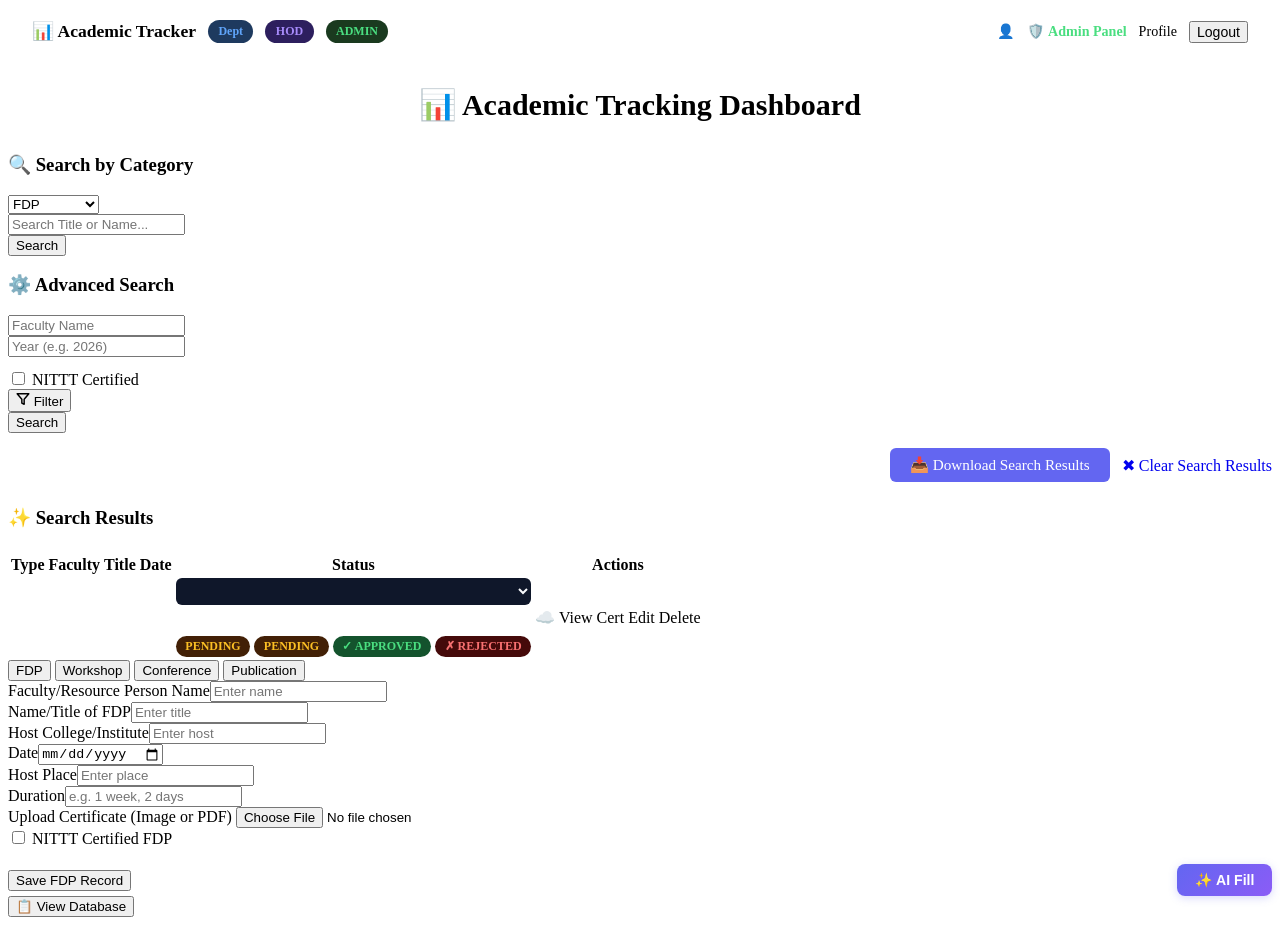
<file: src/main/resources/templates/index.html>
<!DOCTYPE html>
<html xmlns:th="http://www.thymeleaf.org"
      xmlns:sec="http://www.thymeleaf.org/extras/spring-security">

<head>
    <title th:text="${currentDepartment} + ' - Academic Tracking Dashboard'">Academic Tracking Dashboard</title>
    <link rel="stylesheet" th:href="@{/css/styles.css}">
    <style>
        .nav-bar {
            display: flex;
            align-items: center;
            justify-content: space-between;
            padding: 0.75rem 1.5rem;
            background: var(--card-bg);
            border-bottom: 1px solid var(--border);
            margin-bottom: 2rem;
            border-radius: 12px;
        }
        .nav-user { display: flex; align-items: center; gap: 0.75rem; }
        .nav-actions { display: flex; align-items: center; gap: 0.75rem; }
        .badge-dept { background: #1e3a5f; color: #60a5fa; padding: 0.25rem 0.65rem; border-radius: 99px; font-size: 0.75rem; font-weight: 600; }
        .badge-hod { background: #2d1f5e; color: #a78bfa; padding: 0.25rem 0.65rem; border-radius: 99px; font-size: 0.75rem; font-weight: 600; }
        .badge-pending { background: #422006; color: #fbbf24; padding: 0.2rem 0.6rem; border-radius: 99px; font-size: 0.75rem; font-weight: 600; display: inline-flex; align-items: center; gap: 0.25rem; white-space: nowrap; }
        .badge-approved { background: #14532d; color: #4ade80; padding: 0.2rem 0.6rem; border-radius: 99px; font-size: 0.75rem; font-weight: 600; display: inline-flex; align-items: center; gap: 0.25rem; white-space: nowrap; }
        .badge-rejected { background: #450a0a; color: #f87171; padding: 0.2rem 0.6rem; border-radius: 99px; font-size: 0.75rem; font-weight: 600; display: inline-flex; align-items: center; gap: 0.25rem; white-space: nowrap; }
        .status-form { display: flex; flex-direction: column; align-items: stretch; gap: 0.4rem; min-width: 110px; }
        .status-select { font-size: 0.85rem; padding: 0.3rem 0.6rem; border-radius: 6px; background: #0f172a; color: #f8fafc; border: 1px solid var(--border); width: 100%; font-weight: 600; cursor: pointer; }
        .btn-status { font-size: 0.82rem; padding: 0.3rem 0.75rem; border-radius: 6px; background: var(--primary); color: #fff; border: none; cursor: pointer; transition: background 0.2s; width: 100%; }
        /* AI Fill Button */
        .ai-fill-wrapper { display: flex; justify-content: flex-end; margin-top: 0.75rem; }
        .btn-ai-fill { display: inline-flex; align-items: center; gap: 0.4rem; padding: 0.5rem 1.1rem; background: linear-gradient(135deg, #6366f1, #8b5cf6); color: #fff; border: none; border-radius: 8px; font-size: 0.88rem; font-weight: 600; cursor: pointer; box-shadow: 0 2px 8px rgba(99,102,241,0.25); transition: transform 0.15s, box-shadow 0.15s; }
        .btn-ai-fill:hover { transform: translateY(-1px); box-shadow: 0 4px 14px rgba(99,102,241,0.35); }
        /* AI Modal */
        .ai-modal-overlay { display: none; position: fixed; inset: 0; background: rgba(0,0,0,0.6); z-index: 1000; align-items: center; justify-content: center; }
        .ai-modal-overlay.open { display: flex; }
        .ai-modal { background: var(--card-bg); border: 1px solid var(--border); border-radius: 14px; padding: 2rem; width: 100%; max-width: 420px; }
        .ai-modal h3 { margin-top: 0; color: var(--text-main); }
        .ai-modal-footer { display: flex; justify-content: flex-end; gap: 0.75rem; margin-top: 1.25rem; }
        .btn-ai-upload { background: var(--primary); color: #fff; border: none; padding: 0.55rem 1.25rem; border-radius: 8px; font-weight: 600; cursor: pointer; display: flex; align-items: center; gap: 0.4rem; }
        .btn-ai-cancel { background: transparent; color: var(--text-muted); border: 1px solid var(--border); padding: 0.55rem 1.25rem; border-radius: 8px; cursor: pointer; }
        .ai-spinner { display: none; text-align: center; color: var(--text-muted); margin-top: 0.75rem; }
    </style>
</head>

<body>
    <div class="container">

        <!-- ─── Nav Bar ────────────────────────────────────────────────────── -->
        <div class="nav-bar">
            <div class="nav-user">
                <span style="font-size: 1.1rem; font-weight: 600; color: var(--text-main);">📊 Academic Tracker</span>
                <span th:if="${!isAdmin}" class="badge-dept" th:text="${currentDepartment}">Dept</span>
                <span class="badge-hod" th:if="${isHod}">HOD</span>
                <span th:if="${isAdmin}" style="background:#1a3a1f; color:#4ade80; padding:0.25rem 0.65rem; border-radius:99px; font-size:0.75rem; font-weight:600;">
                    <a href="/profile" style="color: inherit; text-decoration: none;">ADMIN</a>
                </span>
            </div>
            <div class="nav-actions">
                <span style="color: var(--text-muted); font-size: 0.88rem;">👤 <span th:text="${currentUsername}"></span></span>
                <a th:if="${isAdmin}" href="/admin" style="color: #4ade80; font-size: 0.88rem; text-decoration: none; font-weight: 600;">🛡️ Admin Panel</a>
                <a href="/profile" style="color: var(--primary); font-size: 0.88rem; text-decoration: none; font-weight: 500;">Profile</a>
                <form th:action="@{/logout}" method="post" style="margin: 0;">
                    <button type="submit" class="btn-clear" style="font-size: 0.88rem;">Logout</button>
                </form>
            </div>
        </div>

        <h2 style="font-size: 1.875rem; margin-bottom: 2rem; display: flex; align-items: center; justify-content: center; gap: 0.75rem;">
            <span th:text="${currentDepartment + ' Academic Tracking Dashboard'}">📊 Academic Tracking Dashboard</span>
        </h2>

        <!-- ─── Search ──────────────────────────────────────────────────────── -->
        <div class="search-box">
            <div class="search-method">
                <h3>🔍 Search by Category</h3>
                <form th:action="@{/}" method="get" class="search-form-group">
                    <input type="hidden" name="searchType" value="method1">
                    <div style="flex: 0.5;">
                        <select name="typeFilter" required>
                            <option value="FDP">FDP</option>
                            <option value="Workshop">Workshop</option>
                            <option value="Conference">Conference</option>
                            <option value="Publication">Publication</option>
                        </select>
                    </div>
                    <div><input type="text" name="keyword" placeholder="Search Title or Name..."></div>
                    <button type="submit">Search</button>
                </form>
            </div>
            <div class="search-method">
                <h3>⚙️ Advanced Search</h3>
                <form th:action="@{/}" method="get" id="advSearchForm">
                    <input type="hidden" name="searchType" value="method2">
                    <div id="advTypesHidden"></div>
                    <div class="search-form-group" style="margin-bottom: 0.75rem;">
                        <div th:if="${isHod}"><input type="text" name="advFaculty" placeholder="Faculty Name"></div>
                        <div><input type="text" name="advYear" placeholder="Year (e.g. 2026)"></div>
                    </div>
                    <div class="adv-bottom-row">
                        <div class="checkbox-container">
                            <input type="checkbox" id="advNittt" name="advNittt" value="true">
                            <label for="advNittt">NITTT Certified</label>
                        </div>
                        <div class="filter-wrapper" style="position:relative;">
                            <button type="button" id="filterBtn" class="btn-filter" onclick="toggleFilter()">
                                <svg xmlns="http://www.w3.org/2000/svg" width="14" height="14" viewBox="0 0 24 24" fill="none" stroke="currentColor" stroke-width="2.5" stroke-linecap="round" stroke-linejoin="round">
                                    <polygon points="22 3 2 3 10 12.46 10 19 14 21 14 12.46 22 3" />
                                </svg> Filter <span id="filterBadge" class="filter-badge" style="display:none;">0</span>
                            </button>
                            <div id="filterPanel" class="filter-panel" style="display:none;">
                                <div class="filter-panel-header">
                                    <span>Category</span>
                                    <button type="button" class="btn-filter-clear" onclick="clearFilter()">Clear</button>
                                </div>
                                <div class="filter-options">
                                    <label class="filter-option"><input type="checkbox" class="filter-cb" value="FDP" checked> FDP</label>
                                    <label class="filter-option"><input type="checkbox" class="filter-cb" value="Workshop" checked> Workshop</label>
                                    <label class="filter-option"><input type="checkbox" class="filter-cb" value="Conference" checked> Conference</label>
                                    <label class="filter-option"><input type="checkbox" class="filter-cb" value="Publication" checked> Publication</label>
                                </div>
                                <button type="button" class="btn-filter-apply" onclick="applyFilter()">Apply</button>
                            </div>
                        </div>
                        <button type="submit">Search</button>
                    </div>
                </form>
            </div>

            <div th:if="${isSearch}" style="width: 100%; display: flex; align-items: center; gap: 0.75rem; justify-content: flex-end; margin-top: 15px; margin-bottom: 25px;">
                <a th:href="@{/download/search/word(searchType=${searchType}, typeFilter=${typeFilter}, keyword=${keyword}, advFaculty=${advFaculty}, advYear=${advYear}, advNittt=${advNittt}, advTypes=${advTypes})}"
                    style="background-color: #6366f1; color: #ffffff; padding: 0.5rem 1.25rem; border-radius: 6px; text-decoration: none; font-weight: 500; font-size: 0.95rem; display: inline-flex; align-items: center; gap: 0.5rem; border: none; cursor: pointer; transition: opacity 0.2s;"
                    onmouseover="this.style.opacity='0.9'" onmouseout="this.style.opacity='1'">
                    📥 Download Search Results
                </a>
                <a href="/" class="btn-clear" style="text-decoration: none; display: inline-flex; align-items: center;">✖ Clear Search Results</a>
            </div>
        </div>

        <!-- ─── Search Results ─────────────────────────────────────────────── -->
        <div th:if="${isSearch}" class="card">
            <h3 style="margin-top: 0; color: var(--text-main); margin-bottom: 1.5rem;">✨ Search Results
                <span class="badge badge-gray" th:text="'(' + ${searchResults.size()} + ' records)'" style="font-size:0.8rem;"></span>
            </h3>
            <div class="table-container">
                <table>
                    <thead><tr>
                        <th>Type</th><th>Faculty</th><th>Title</th><th>Date</th><th>Status</th><th>Actions</th>
                    </tr></thead>
                    <tbody>
                        <tr th:each="act : ${searchResults}">
                            <td><span class="badge badge-gray" th:text="${act.activityType}"></span></td>
                            <td th:text="${act.facultyName}" style="font-weight: 500; color: var(--text-main);"></td>
                            <td th:text="${act.title}"></td>
                            <td th:text="${act.date}"></td>
                            <td>
                                <div th:if="${isHod}">
                                    <form th:action="@{/updateStatus/{id}(id=${act.id})}" method="post" class="status-form">
                                        <select name="status" class="status-select">
                                            <option th:each="s : ${approvalStatuses}" th:value="${s}" th:text="${s}" th:selected="${act.status == s}"></option>
                                        </select>
                                        <button type="submit" class="btn-status">✓</button>
                                    </form>
                                </div>
                                <div th:unless="${isHod}">
                                    <span th:if="${act.status == null}" class="badge-pending">PENDING</span>
                                    <span th:if="${act.status != null and act.status.name() == 'PENDING'}" class="badge-pending">PENDING</span>
                                    <span th:if="${act.status != null and act.status.name() == 'APPROVED'}" class="badge-approved">✓ APPROVED</span>
                                    <span th:if="${act.status != null and act.status.name() == 'REJECTED'}" class="badge-rejected">✗ REJECTED</span>
                                </div>
                            </td>
                            <td class="action-links">
                                <a th:if="${act.certificateUrl != null and !act.certificateUrl.isEmpty()}" th:href="${act.certificateUrl}" target="_blank" class="view-cert-link">☁️ View Cert</a>
                                <a class="edit-link" th:href="@{/edit/{id}(id=${act.id})}">Edit</a>
                                <a class="delete-link" th:href="@{/delete/{id}(id=${act.id})}" onclick="return confirm('Delete this record?');">Delete</a>
                            </td>
                        </tr>
                    </tbody>
                </table>
            </div>
        </div>

        <!-- ─── Tabs ──────────────────────────────────────────────────────── -->
        <div th:unless="${isSearch}" class="card">
            <div class="tab">
                <button class="tablinks" onclick="openTab(event, 'FDP')" id="defaultOpen">FDP</button>
                <button class="tablinks" onclick="openTab(event, 'Workshop')">Workshop</button>
                <button class="tablinks" onclick="openTab(event, 'Conference')">Conference</button>
                <button class="tablinks" onclick="openTab(event, 'Publication')">Publication</button>
            </div>

            <!-- ── FDP Tab ──────────────────────────────────────────────── -->
            <div id="FDP" class="tabcontent">
                <div class="form-header">
                    <form th:action="@{/save}" th:object="${newActivity}" method="post" enctype="multipart/form-data" id="fdpForm">
                        <input type="hidden" name="activityType" value="FDP">
                        <div class="form-grid">
                            <div th:if="${isHod}" class="form-group"><label>Faculty/Resource Person Name</label><input type="text" name="facultyName" id="fdp_facultyName" placeholder="Enter name"></div>
                            <div class="form-group"><label>Name/Title of FDP</label><input type="text" name="title" id="fdp_title" placeholder="Enter title" required></div>
                            <div class="form-group"><label>Host College/Institute</label><input type="text" name="hostInstitute" id="fdp_hostInstitute" placeholder="Enter host" required></div>
                            <div class="form-group"><label>Date</label><input type="date" name="date" id="fdp_date" required></div>
                            <div class="form-group"><label>Host Place</label><input type="text" name="location" id="fdp_location" placeholder="Enter place" required></div>
                            <div class="form-group"><label>Duration</label><input type="text" name="duration" id="fdp_duration" placeholder="e.g. 1 week, 2 days" required></div>
                            <div class="form-group" style="grid-column: 1 / -1;">
                                <label>Upload Certificate (Image or PDF)</label>
                                <input type="file" name="certificateFile" class="file-input" accept="image/*,application/pdf">
                            </div>
                        </div>
                        <div class="checkbox-container" style="margin-bottom: 1rem;">
                            <input type="checkbox" id="nitttCheckFdp" name="nitttCertified" value="true">
                            <label for="nitttCheckFdp">NITTT Certified FDP</label>
                        </div>
                        <div style="display: flex; justify-content: space-between; align-items: center; flex-wrap: wrap; gap: 0.75rem;">
                            <button type="submit" class="btn-success">Save FDP Record</button>
                            <button type="button" class="btn-ai-fill" onclick="openAiModal('fdp')">✨ AI Fill</button>
                        </div>
                    </form>
                </div>
                <div class="db-toggle-bar">
                    <button type="button" class="btn-db-toggle" onclick="toggleTable('fdpTableSection', this)">📋 View Database</button>
                </div>
                <div id="fdpTableSection" class="db-section" style="display:none;">
                    <div class="table-container">
                        <table>
                            <thead><tr>
                                <th>Faculty</th><th>FDP Title</th><th>Host</th><th>Date</th><th>Place</th><th>Duration</th><th>NITTT</th><th>Status</th><th>Actions</th>
                            </tr></thead>
                            <tbody>
                                <tr th:each="act : ${fdpList}">
                                    <td th:text="${act.facultyName}" style="font-weight: 500; color: var(--text-main);"></td>
                                    <td th:text="${act.title}"></td>
                                    <td th:text="${act.hostInstitute}"></td>
                                    <td th:text="${act.date}"></td>
                                    <td th:text="${act.location}"></td>
                                    <td th:text="${act.duration}"></td>
                                    <td><span th:text="${act.nitttCertified ? '✓ Yes' : '-'}" th:class="${act.nitttCertified ? 'text-success' : 'text-muted'}"></span></td>
                                    <td>
                                        <div th:if="${isHod}">
                                            <form th:action="@{/updateStatus/{id}(id=${act.id})}" method="post" class="status-form">
                                                <select name="status" class="status-select">
                                                    <option th:each="s : ${approvalStatuses}" th:value="${s}" th:text="${s}" th:selected="${act.status == s}"></option>
                                                </select>
                                                <button type="submit" class="btn-status">✓</button>
                                            </form>
                                        </div>
                                        <div th:unless="${isHod}">
                                            <span th:if="${act.status == null}" class="badge-pending">PENDING</span>
                                            <span th:if="${act.status != null and act.status.name() == 'PENDING'}" class="badge-pending">PENDING</span>
                                            <span th:if="${act.status != null and act.status.name() == 'APPROVED'}" class="badge-approved">✓ APPROVED</span>
                                            <span th:if="${act.status != null and act.status.name() == 'REJECTED'}" class="badge-rejected">✗ REJECTED</span>
                                        </div>
                                    </td>
                                    <td class="action-links">
                                        <a th:if="${act.certificateUrl != null and !act.certificateUrl.isEmpty()}" th:href="${act.certificateUrl}" target="_blank" class="view-cert-link">☁️ View Cert</a>
                                        <a class="edit-link" th:href="@{/edit/{id}(id=${act.id})}">Edit</a>
                                        <a class="delete-link" th:href="@{/delete/{id}(id=${act.id})}" onclick="return confirm('Delete this record?');">Delete</a>
                                    </td>
                                </tr>
                            </tbody>
                        </table>
                    </div>
                    <div class="db-download-bar"><a th:href="@{/download/word(type='FDP')}" class="btn-download">⬇ Download as Word</a></div>
                </div>
            </div>

            <!-- ── Workshop Tab ─────────────────────────────────────────── -->
            <div id="Workshop" class="tabcontent">
                <div class="form-header">
                    <form th:action="@{/save}" th:object="${newActivity}" method="post" enctype="multipart/form-data" id="workshopForm">
                        <input type="hidden" name="activityType" value="Workshop">
                        <div class="form-grid">
                            <div th:if="${isHod}" class="form-group"><label>Faculty Name</label><input type="text" name="facultyName" id="ws_facultyName" placeholder="Enter faculty name"></div>
                            <div class="form-group"><label>Workshop Title</label><input type="text" name="title" id="ws_title" placeholder="Enter workshop title" required></div>
                            <div class="form-group"><label>Date</label><input type="date" name="date" id="ws_date" required></div>
                            <div class="form-group"><label>Location/Venue</label><input type="text" name="location" id="ws_location" placeholder="Enter venue" required></div>
                            <div class="form-group"><label>Host Institute</label><input type="text" name="hostInstitute" id="ws_hostInstitute" placeholder="Enter host institute" required></div>
                            <div class="form-group" style="grid-column: 1 / -1;">
                                <label>Upload Certificate (Image or PDF)</label>
                                <input type="file" name="certificateFile" class="file-input" accept="image/*,application/pdf">
                            </div>
                        </div>
                        <div style="display: flex; justify-content: space-between; align-items: center; flex-wrap: wrap; gap: 0.75rem; margin-top: 1rem;">
                            <button type="submit" class="btn-success">Save Workshop Record</button>
                            <button type="button" class="btn-ai-fill" onclick="openAiModal('ws')">✨ AI Fill</button>
                        </div>
                    </form>
                </div>
                <div class="db-toggle-bar">
                    <button type="button" class="btn-db-toggle" onclick="toggleTable('workshopTableSection', this)">📋 View Database</button>
                </div>
                <div id="workshopTableSection" class="db-section" style="display:none;">
                    <div class="table-container">
                        <table>
                            <thead><tr>
                                <th>Faculty Name</th><th>Title</th><th>Date</th><th>Venue</th><th>Host</th><th>Status</th><th>Actions</th>
                            </tr></thead>
                            <tbody>
                                <tr th:each="act : ${workshopList}">
                                    <td th:text="${act.facultyName}" style="font-weight: 500; color: var(--text-main);"></td>
                                    <td th:text="${act.title}"></td>
                                    <td th:text="${act.date}"></td>
                                    <td th:text="${act.location}"></td>
                                    <td th:text="${act.hostInstitute}"></td>
                                    <td>
                                        <div th:if="${isHod}">
                                            <form th:action="@{/updateStatus/{id}(id=${act.id})}" method="post" class="status-form">
                                                <select name="status" class="status-select">
                                                    <option th:each="s : ${approvalStatuses}" th:value="${s}" th:text="${s}" th:selected="${act.status == s}"></option>
                                                </select>
                                                <button type="submit" class="btn-status">✓</button>
                                            </form>
                                        </div>
                                        <div th:unless="${isHod}">
                                            <span th:if="${act.status == null}" class="badge-pending">PENDING</span>
                                            <span th:if="${act.status != null and act.status.name() == 'PENDING'}" class="badge-pending">PENDING</span>
                                            <span th:if="${act.status != null and act.status.name() == 'APPROVED'}" class="badge-approved">✓ APPROVED</span>
                                            <span th:if="${act.status != null and act.status.name() == 'REJECTED'}" class="badge-rejected">✗ REJECTED</span>
                                        </div>
                                    </td>
                                    <td class="action-links">
                                        <a th:if="${act.certificateUrl != null and !act.certificateUrl.isEmpty()}" th:href="${act.certificateUrl}" target="_blank" class="view-cert-link">☁️ View Cert</a>
                                        <a class="edit-link" th:href="@{/edit/{id}(id=${act.id})}">Edit</a>
                                        <a class="delete-link" th:href="@{/delete/{id}(id=${act.id})}" onclick="return confirm('Delete this record?');">Delete</a>
                                    </td>
                                </tr>
                            </tbody>
                        </table>
                    </div>
                    <div class="db-download-bar"><a th:href="@{/download/word(type='Workshop')}" class="btn-download">⬇ Download as Word</a></div>
                </div>
            </div>

            <!-- ── Conference Tab ───────────────────────────────────────── -->
            <div id="Conference" class="tabcontent">
                <div class="form-header">
                    <form th:action="@{/save}" th:object="${newActivity}" method="post" enctype="multipart/form-data" id="confForm">
                        <input type="hidden" name="activityType" value="Conference">
                        <div class="form-grid">
                            <div th:if="${isHod}" class="form-group"><label>Faculty Name</label><input type="text" name="facultyName" id="conf_facultyName" placeholder="Enter faculty name"></div>
                            <div class="form-group"><label>Conference Title</label><input type="text" name="title" id="conf_title" placeholder="Enter title" required></div>

                            <div class="form-group"><label>Date</label><input type="date" name="date" id="conf_date" required></div>
                            <div class="form-group"><label>Duration</label><input type="text" name="duration" id="conf_duration" placeholder="e.g. 2 days" required></div>
                            <div class="form-group"><label>Host Institute</label><input type="text" name="hostInstitute" id="conf_hostInstitute" placeholder="Enter host" required></div>
                            <div class="form-group"><label>Location</label><input type="text" name="location" id="conf_location" placeholder="Enter location" required></div>
                            <div class="form-group" style="grid-column: 1 / -1;">
                                <label>Upload Certificate (Image or PDF)</label>
                                <input type="file" name="certificateFile" class="file-input" accept="image/*,application/pdf">
                            </div>
                        </div>
                        <div style="display: flex; justify-content: space-between; align-items: center; flex-wrap: wrap; gap: 0.75rem; margin-top: 1rem;">
                            <button type="submit" class="btn-success">Save Conference Record</button>
                            <button type="button" class="btn-ai-fill" onclick="openAiModal('conf')">✨ AI Fill</button>
                        </div>
                    </form>
                </div>
                <div class="db-toggle-bar">
                    <button type="button" class="btn-db-toggle" onclick="toggleTable('conferenceTableSection', this)">📋 View Database</button>
                </div>
                <div id="conferenceTableSection" class="db-section" style="display:none;">
                    <div class="table-container">
                        <table>
                            <thead><tr>
                                <th>Conference Title</th><th>Faculty</th><th>Date</th><th>Duration</th><th>Host</th><th>Location</th><th>Status</th><th>Actions</th>
                            </tr></thead>
                            <tbody>
                                <tr th:each="act : ${conferenceList}">
                                    <td th:text="${act.title}"></td>
                                    <td th:text="${act.facultyName}" style="font-weight: 500; color: var(--text-main);"></td>
                                    <td th:text="${act.date}"></td>
                                    <td th:text="${act.duration}"></td>
                                    <td th:text="${act.hostInstitute}"></td>
                                    <td th:text="${act.location}"></td>
                                    <td>
                                        <div th:if="${isHod}">
                                            <form th:action="@{/updateStatus/{id}(id=${act.id})}" method="post" class="status-form">
                                                <select name="status" class="status-select">
                                                    <option th:each="s : ${approvalStatuses}" th:value="${s}" th:text="${s}" th:selected="${act.status == s}"></option>
                                                </select>
                                                <button type="submit" class="btn-status">✓</button>
                                            </form>
                                        </div>
                                        <div th:unless="${isHod}">
                                            <span th:if="${act.status == null}" class="badge-pending">PENDING</span>
                                            <span th:if="${act.status != null and act.status.name() == 'PENDING'}" class="badge-pending">PENDING</span>
                                            <span th:if="${act.status != null and act.status.name() == 'APPROVED'}" class="badge-approved">✓ APPROVED</span>
                                            <span th:if="${act.status != null and act.status.name() == 'REJECTED'}" class="badge-rejected">✗ REJECTED</span>
                                        </div>
                                    </td>
                                    <td class="action-links">
                                        <a th:if="${act.certificateUrl != null and !act.certificateUrl.isEmpty()}" th:href="${act.certificateUrl}" target="_blank" class="view-cert-link">☁️ View Cert</a>
                                        <a class="edit-link" th:href="@{/edit/{id}(id=${act.id})}">Edit</a>
                                        <a class="delete-link" th:href="@{/delete/{id}(id=${act.id})}" onclick="return confirm('Delete this record?');">Delete</a>
                                    </td>
                                </tr>
                            </tbody>
                        </table>
                    </div>
                    <div class="db-download-bar"><a th:href="@{/download/word(type='Conference')}" class="btn-download">⬇ Download as Word</a></div>
                </div>
            </div>

            <!-- ── Publication Tab ──────────────────────────────────────── -->
            <div id="Publication" class="tabcontent">
                <div class="form-header">
                    <form th:action="@{/save}" th:object="${newActivity}" method="post">
                        <input type="hidden" name="activityType" value="Publication">
                        <div class="form-grid">
                            <div th:if="${isHod}" class="form-group"><label>Faculty Name</label><input type="text" name="facultyName" id="pub_facultyName" placeholder="Enter faculty name"></div>
                            <div class="form-group"><label>Paper Title</label><input type="text" name="title" id="pub_title" placeholder="Enter paper title" required></div>

                            <div class="form-group"><label>Journal Name</label><input type="text" name="journalName" id="pub_journalName" placeholder="Enter journal name" required></div>
                            <div class="form-group"><label>Date</label><input type="date" name="date" id="pub_date" required></div>
                            <div class="form-group">
                                <label>Journal Type</label>
                                <select name="journalType" id="pub_journalType" required>
                                    <option value="" disabled selected>Select Journal Type...</option>
                                    <option value="SC">SC</option>
                                    <option value="Book Chapter">Book Chapter</option>
                                    <option value="UGC">UGC</option>
                                    <option value="Other">Other</option>
                                </select>
                            </div>
                            <div class="form-group">
                                <label>Level</label>
                                <select name="publicationLevel" id="pub_publicationLevel" required>
                                    <option value="" disabled selected>Select Level...</option>
                                    <option value="National">National</option>
                                    <option value="International">International</option>
                                </select>
                            </div>
                        </div>
                        <div style="display: flex; justify-content: space-between; align-items: center; flex-wrap: wrap; gap: 0.75rem; margin-top: 1rem;">
                            <button type="submit" class="btn-success">Save Publication Record</button>
                            <button type="button" class="btn-ai-fill" onclick="openAiModal('pub')">✨ AI Fill</button>
                        </div>
                    </form>
                </div>
                <div class="db-toggle-bar">
                    <button type="button" class="btn-db-toggle" onclick="toggleTable('publicationTableSection', this)">📋 View Database</button>
                </div>
                <div id="publicationTableSection" class="db-section" style="display:none;">
                    <div class="table-container">
                        <table>
                            <thead><tr>
                                <th>Paper Title</th><th>Faculty</th><th>Journal</th><th>Date</th><th>Type</th><th>Level</th><th>Status</th><th>Actions</th>
                            </tr></thead>
                            <tbody>
                                <tr th:each="act : ${publicationList}">
                                    <td th:text="${act.title}"></td>
                                    <td th:text="${act.facultyName}" style="font-weight: 500; color: var(--text-main);"></td>
                                    <td th:text="${act.journalName}"></td>
                                    <td th:text="${act.date}"></td>
                                    <td><span class="badge badge-gray" th:text="${act.journalType}"></span></td>
                                    <td><span class="badge badge-primary" th:text="${act.publicationLevel}"></span></td>
                                    <td>
                                        <div th:if="${isHod}">
                                            <form th:action="@{/updateStatus/{id}(id=${act.id})}" method="post" class="status-form">
                                                <select name="status" class="status-select">
                                                    <option th:each="s : ${approvalStatuses}" th:value="${s}" th:text="${s}" th:selected="${act.status == s}"></option>
                                                </select>
                                                <button type="submit" class="btn-status">✓</button>
                                            </form>
                                        </div>
                                        <div th:unless="${isHod}">
                                            <span th:if="${act.status == null}" class="badge-pending">PENDING</span>
                                            <span th:if="${act.status != null and act.status.name() == 'PENDING'}" class="badge-pending">PENDING</span>
                                            <span th:if="${act.status != null and act.status.name() == 'APPROVED'}" class="badge-approved">✓ APPROVED</span>
                                            <span th:if="${act.status != null and act.status.name() == 'REJECTED'}" class="badge-rejected">✗ REJECTED</span>
                                        </div>
                                    </td>
                                    <td class="action-links">
                                        <a class="edit-link" th:href="@{/edit/{id}(id=${act.id})}">Edit</a>
                                        <a class="delete-link" th:href="@{/delete/{id}(id=${act.id})}" onclick="return confirm('Delete this record?');">Delete</a>
                                    </td>
                                </tr>
                            </tbody>
                        </table>
                    </div>
                    <div class="db-download-bar"><a th:href="@{/download/word(type='Publication')}" class="btn-download">⬇ Download as Word</a></div>
                </div>
            </div>
        </div>
    </div>

    <!-- ─── AI Fill Modal ─────────────────────────────────────────────────── -->
    <div id="aiModalOverlay" class="ai-modal-overlay" onclick="closeAiModalOnBg(event)">
        <div class="ai-modal">
            <h3>✨ AI Auto-Fill</h3>
            <p style="color: var(--text-muted); font-size: 0.9rem; margin-top: 0;">Upload a certificate image or PDF and AI will extract the details for you.</p>
            <div class="form-group" style="grid-column: 1/-1;">
                <label>Certificate File</label>
                <input type="file" id="aiFileInput" accept=".png,.jpg,.jpeg,.pdf" class="file-input">
            </div>
            <div class="ai-spinner" id="aiSpinner">⏳ Analyzing certificate...</div>
            <div class="ai-modal-footer">
                <button type="button" class="btn-ai-cancel" onclick="closeAiModal()">Cancel</button>
                <button type="button" class="btn-ai-upload" onclick="submitAiFill()">✨ Extract & Fill</button>
            </div>
        </div>
    </div>

    <script>
        var currentAiFormPrefix = null;

        function openAiModal(prefix) {
            currentAiFormPrefix = prefix;
            document.getElementById('aiFileInput').value = '';
            document.getElementById('aiSpinner').style.display = 'none';
            document.getElementById('aiModalOverlay').classList.add('open');
        }
        function closeAiModal() {
            document.getElementById('aiModalOverlay').classList.remove('open');
            currentAiFormPrefix = null;
        }
        function closeAiModalOnBg(e) {
            if (e.target === document.getElementById('aiModalOverlay')) closeAiModal();
        }

        function submitAiFill() {
            var fileInput = document.getElementById('aiFileInput');
            if (!fileInput.files || fileInput.files.length === 0) {
                alert('Please select a file first.');
                return;
            }
            document.getElementById('aiSpinner').style.display = 'block';
            var formData = new FormData();
            formData.append('file', fileInput.files[0]);
            formData.append('type', currentAiFormPrefix);

            fetch('/ai/extract', { method: 'POST', body: formData })
                .then(function(response) {
                    return response.json().then(function(data) {
                        if (!response.ok) {
                            throw new Error(data.error || 'Server error');
                        }
                        return data;
                    });
                })
                .then(function(data) {
                    document.getElementById('aiSpinner').style.display = 'none';
                    autoFillForm(data);
                    closeAiModal();
                })
                .catch(function(err) {
                    document.getElementById('aiSpinner').style.display = 'none';
                    closeAiModal();
                    alert('AI could not process the document: ' + err.message);
                });
        }

        function autoFillForm(data) {
            var p = currentAiFormPrefix;
            if (!p) return;

            var fieldMap = {
                'fdp':  { facultyName: 'fdp_facultyName', eventName: 'fdp_title', startDate: 'fdp_date', duration: 'fdp_duration', isNittt: 'nitttCheckFdp', hostInstitute: 'fdp_hostInstitute', location: 'fdp_location' },
                'ws':   { facultyName: 'ws_facultyName',  eventName: 'ws_title',  startDate: 'ws_date', hostInstitute: 'ws_hostInstitute', location: 'ws_location' },
                'conf': { facultyName: 'conf_facultyName', eventName: 'conf_title', startDate: 'conf_date', duration: 'conf_duration', hostInstitute: 'conf_hostInstitute', location: 'conf_location' },
                'pub':  { facultyName: 'pub_facultyName', eventName: 'pub_title', startDate: 'pub_date', journalName: 'pub_journalName', journalType: 'pub_journalType', publicationLevel: 'pub_publicationLevel' }
            };
            var map = fieldMap[p];
            if (!map) return;

            if (data.facultyName && map.facultyName) setVal(map.facultyName, data.facultyName);
            if (data.eventName   && map.eventName)   setVal(map.eventName,   data.eventName);
            if (data.startDate   && map.startDate)   setVal(map.startDate,   toInputDate(data.startDate));
            if (data.duration    && map.duration)    setVal(map.duration,    data.duration);
            if (data.hostInstitute && map.hostInstitute) setVal(map.hostInstitute, data.hostInstitute);
            if (data.location      && map.location)      setVal(map.location,      data.location);
            if (data.journalName   && map.journalName)   setVal(map.journalName,   data.journalName);
            if (data.journalType   && map.journalType)   setVal(map.journalType,   data.journalType);
            if (data.publicationLevel && map.publicationLevel) setVal(map.publicationLevel, data.publicationLevel);
            
            if (data.isNittt !== undefined && data.isNittt !== null && map.isNittt) {
                var cb = document.getElementById(map.isNittt);
                if (cb) cb.checked = (data.isNittt === true || data.isNittt === 'true');
            }
        }

        function setVal(id, value) {
            var el = document.getElementById(id);
            if (el) el.value = value;
        }

        function toInputDate(dateStr) {
            if (!dateStr) return '';
            // Catch DD/MM/YYYY or DD-MM-YYYY natively first
            var parts = dateStr.match(/^(\d{1,2})[\/\-](\d{1,2})[\/\-](\d{4})$/);
            if (parts) {
                var d = parts[1].padStart(2, '0');
                var m = parts[2].padStart(2, '0');
                var y = parts[3];
                // Assuming DD/MM/YYYY for Indian certificates
                if (parseInt(m) > 12 && parseInt(d) <= 12) {
                    return y + '-' + d + '-' + m;
                }
                return y + '-' + m + '-' + d;
            }
            try {
                var obj = new Date(dateStr);
                if (!isNaN(obj)) {
                    return obj.toISOString().substring(0, 10);
                }
            } catch(e) {}
            return dateStr;
        }

        // Tab functions
        function openTab(evt, tabName) {
            var i, tabcontent, tablinks;
            tabcontent = document.getElementsByClassName("tabcontent");
            for (i = 0; i < tabcontent.length; i++) { tabcontent[i].style.display = "none"; }
            tablinks = document.getElementsByClassName("tablinks");
            for (i = 0; i < tablinks.length; i++) { tablinks[i].className = tablinks[i].className.replace(" active", ""); }
            document.getElementById(tabName).style.display = "block";
            evt.currentTarget.className += " active";
        }
        if (document.getElementById("defaultOpen")) { document.getElementById("defaultOpen").click(); }

        function toggleTable(sectionId, btn) {
            var section = document.getElementById(sectionId);
            var isVisible = section.style.display !== "none";
            section.style.display = isVisible ? "none" : "block";
            btn.innerHTML = isVisible ? "📋 View Database" : "🔼 Hide Database";
            btn.classList.toggle("active", !isVisible);
        }

        // Filter logic
        var filterActive = [];
        function toggleFilter() {
            var panel = document.getElementById("filterPanel");
            panel.style.display = panel.style.display === "none" ? "block" : "none";
        }
        function clearFilter() {
            document.querySelectorAll(".filter-cb").forEach(function (cb) { cb.checked = true; });
            updateFilterBadge();
        }
        function applyFilter() {
            var selected = [];
            document.querySelectorAll(".filter-cb:checked").forEach(function (cb) { selected.push(cb.value); });
            var allVals = ["FDP", "Workshop", "Conference", "Publication"];
            var isAll = selected.length === 0 || selected.length === allVals.length;
            var container = document.getElementById("advTypesHidden");
            container.innerHTML = "";
            if (!isAll) {
                selected.forEach(function (val) {
                    var inp = document.createElement("input");
                    inp.type = "hidden"; inp.name = "advTypes"; inp.value = val;
                    container.appendChild(inp);
                });
            }
            filterActive = isAll ? [] : selected;
            updateFilterBadge();
            document.getElementById("filterPanel").style.display = "none";
        }
        function updateFilterBadge() {
            var checked = document.querySelectorAll(".filter-cb:checked").length;
            var badge = document.getElementById("filterBadge");
            var total = document.querySelectorAll(".filter-cb").length;
            if (checked < total && checked > 0) {
                badge.textContent = checked; badge.style.display = "inline-flex";
            } else { badge.style.display = "none"; }
        }
        document.addEventListener("click", function (e) {
            var panel = document.getElementById("filterPanel");
            var btn = document.getElementById("filterBtn");
            if (panel && !panel.contains(e.target) && e.target !== btn && !btn.contains(e.target)) {
                panel.style.display = "none";
            }
        });
    </script>
</body>

</html>
</file>
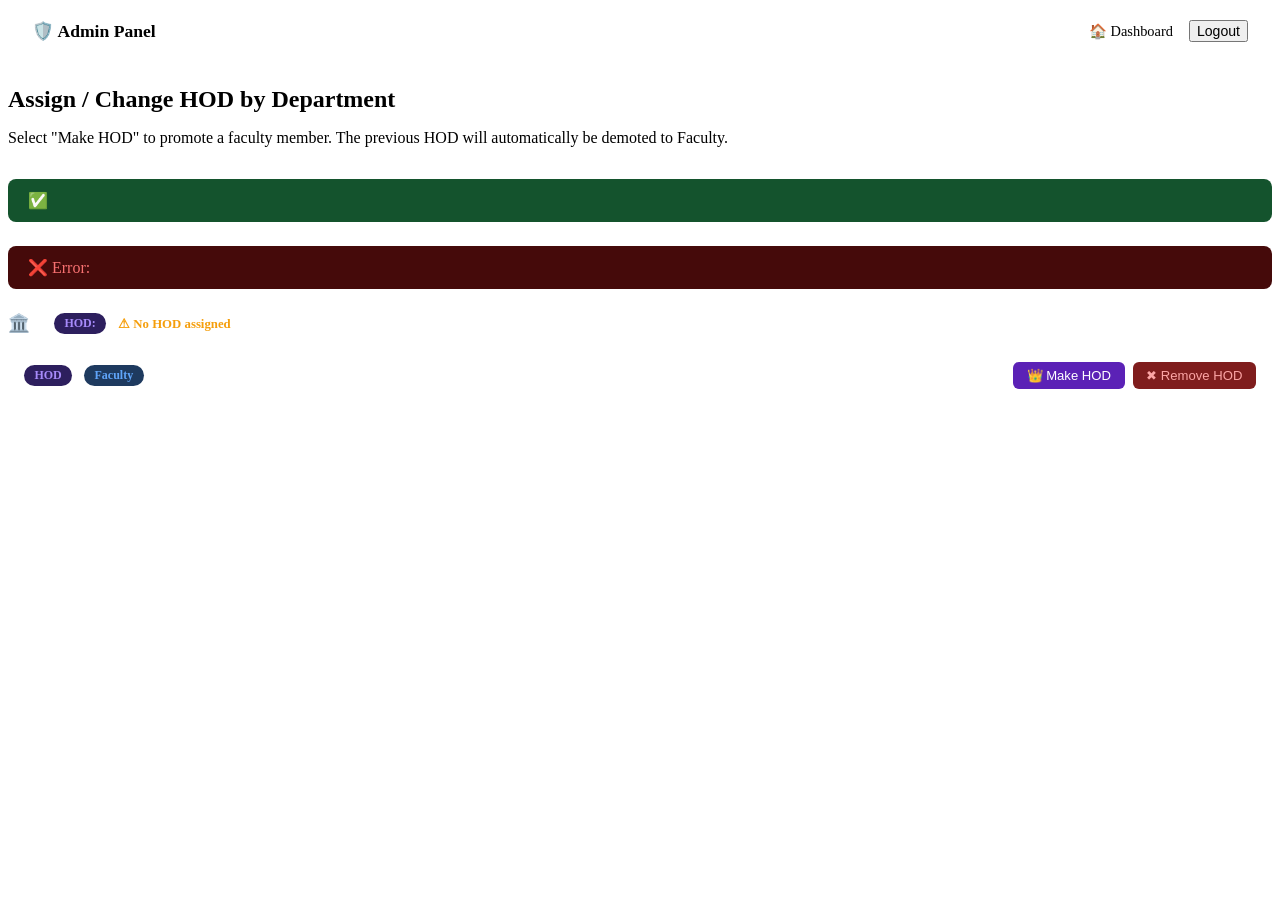
<file: src/main/resources/templates/admin.html>
<!DOCTYPE html>
<html xmlns:th="http://www.thymeleaf.org">

<head>
    <title>Admin Panel - Academic Tracker</title>
    <link rel="stylesheet" th:href="@{/css/styles.css}">
    <style>
        .dept-section { margin-bottom: 2.5rem; }
        .dept-title { font-size: 1.1rem; font-weight: 700; color: var(--text-main); margin-bottom: 1rem; display: flex; align-items: center; gap: 0.75rem; }
        .hod-badge { background: #2d1f5e; color: #a78bfa; padding: 0.2rem 0.65rem; border-radius: 99px; font-size: 0.75rem; font-weight: 600; }
        .faculty-badge { background: #1e3a5f; color: #60a5fa; padding: 0.2rem 0.65rem; border-radius: 99px; font-size: 0.75rem; font-weight: 600; }
        .admin-badge { background: #1a3a1f; color: #4ade80; padding: 0.2rem 0.65rem; border-radius: 99px; font-size: 0.75rem; font-weight: 600; }
        .user-row { display: flex; align-items: center; justify-content: space-between; padding: 0.75rem 1rem; border-radius: 8px; background: var(--input-bg); margin-bottom: 0.5rem; gap: 1rem; }
        .user-info { display: flex; align-items: center; gap: 0.75rem; }
        .user-actions { display: flex; gap: 0.5rem; flex-shrink: 0; }
        .btn-make-hod { background: #5b21b6; color: #fff; border: none; padding: 0.35rem 0.85rem; border-radius: 6px; font-size: 0.82rem; cursor: pointer; font-weight: 500; }
        .btn-make-hod:hover { background: #6d28d9; }
        .btn-remove-hod { background: #7f1d1d; color: #fca5a5; border: none; padding: 0.35rem 0.85rem; border-radius: 6px; font-size: 0.82rem; cursor: pointer; font-weight: 500; }
        .btn-remove-hod:hover { background: #991b1b; }
        .msg-success { background: #14532d; color: #4ade80; padding: 0.75rem 1.25rem; border-radius: 8px; margin-bottom: 1.5rem; font-weight: 500; }
        .msg-error { background: #450a0a; color: #f87171; padding: 0.75rem 1.25rem; border-radius: 8px; margin-bottom: 1.5rem; font-weight: 500; }
    </style>
</head>

<body>
<div class="container">

    <!-- Nav -->
    <div class="nav-bar" style="display:flex; align-items:center; justify-content:space-between; padding:0.75rem 1.5rem; background:var(--card-bg); border-bottom:1px solid var(--border); border-radius:12px; margin-bottom:2rem;">
        <span style="font-size:1.1rem; font-weight:700;">🛡️ Admin Panel</span>
        <div style="display:flex; align-items:center; gap:1rem;">
            <a href="/" style="color:var(--primary); font-size:0.9rem; text-decoration:none;">🏠 Dashboard</a>
            <form th:action="@{/logout}" method="post" style="margin:0;">
                <button type="submit" class="btn-clear" style="font-size:0.88rem;">Logout</button>
            </form>
        </div>
    </div>

    <h2 style="margin-bottom:0.5rem;">Assign / Change HOD by Department</h2>
    <p style="color:var(--text-muted); margin-bottom:2rem;">Select "Make HOD" to promote a faculty member. The previous HOD will automatically be demoted to Faculty.</p>

    <div th:if="${param.success}" class="msg-success">
        ✅ <span th:text="${param.success == 'HodUpdated' ? 'HOD updated successfully.' : 'HOD removed successfully.'}"></span>
    </div>
    <div th:if="${param.error}" class="msg-error">
        ❌ Error: <span th:text="${param.error}"></span>
    </div>

    <div class="card">
        <div th:each="entry : ${byDepartment}" class="dept-section">
            <div class="dept-title">
                🏛️ <span th:text="${entry.key}"></span>
                <span th:if="${currentHods[entry.key] != null}" class="hod-badge">
                    HOD: <span th:text="${currentHods[entry.key].username}"></span>
                </span>
                <span th:if="${currentHods[entry.key] == null}" style="color:#f59e0b; font-size:0.8rem;">⚠ No HOD assigned</span>
            </div>

            <div th:each="user : ${entry.value}">
                <div class="user-row">
                    <div class="user-info">
                        <span th:if="${user.role.name() == 'ROLE_HOD'}" class="hod-badge">HOD</span>
                        <span th:if="${user.role.name() == 'ROLE_FACULTY'}" class="faculty-badge">Faculty</span>
                        <span th:text="${user.username}" style="font-weight:500; color:var(--text-main);"></span>
                        <span th:if="${user.email != null}" th:text="${user.email}" style="color:var(--text-muted); font-size:0.82rem;"></span>
                    </div>
                    <div class="user-actions">
                        <!-- Promote to HOD button (only for FACULTY users) -->
                        <form th:if="${user.role.name() == 'ROLE_FACULTY'}" th:action="@{/admin/setHod}" method="post">
                            <input type="hidden" name="userId" th:value="${user.id}">
                            <button type="submit" class="btn-make-hod">👑 Make HOD</button>
                        </form>
                        <!-- Remove HOD button (only for current HOD) -->
                        <form th:if="${user.role.name() == 'ROLE_HOD'}" th:action="@{/admin/removeHod}" method="post"
                              onsubmit="return confirm('Remove HOD status from this user?');">
                            <input type="hidden" name="userId" th:value="${user.id}">
                            <button type="submit" class="btn-remove-hod">✖ Remove HOD</button>
                        </form>
                    </div>
                </div>
            </div>
            <hr style="border:none; border-top:1px solid var(--border); margin-top:1.5rem;">
        </div>
    </div>
</div>
</body>
</html>
</file>
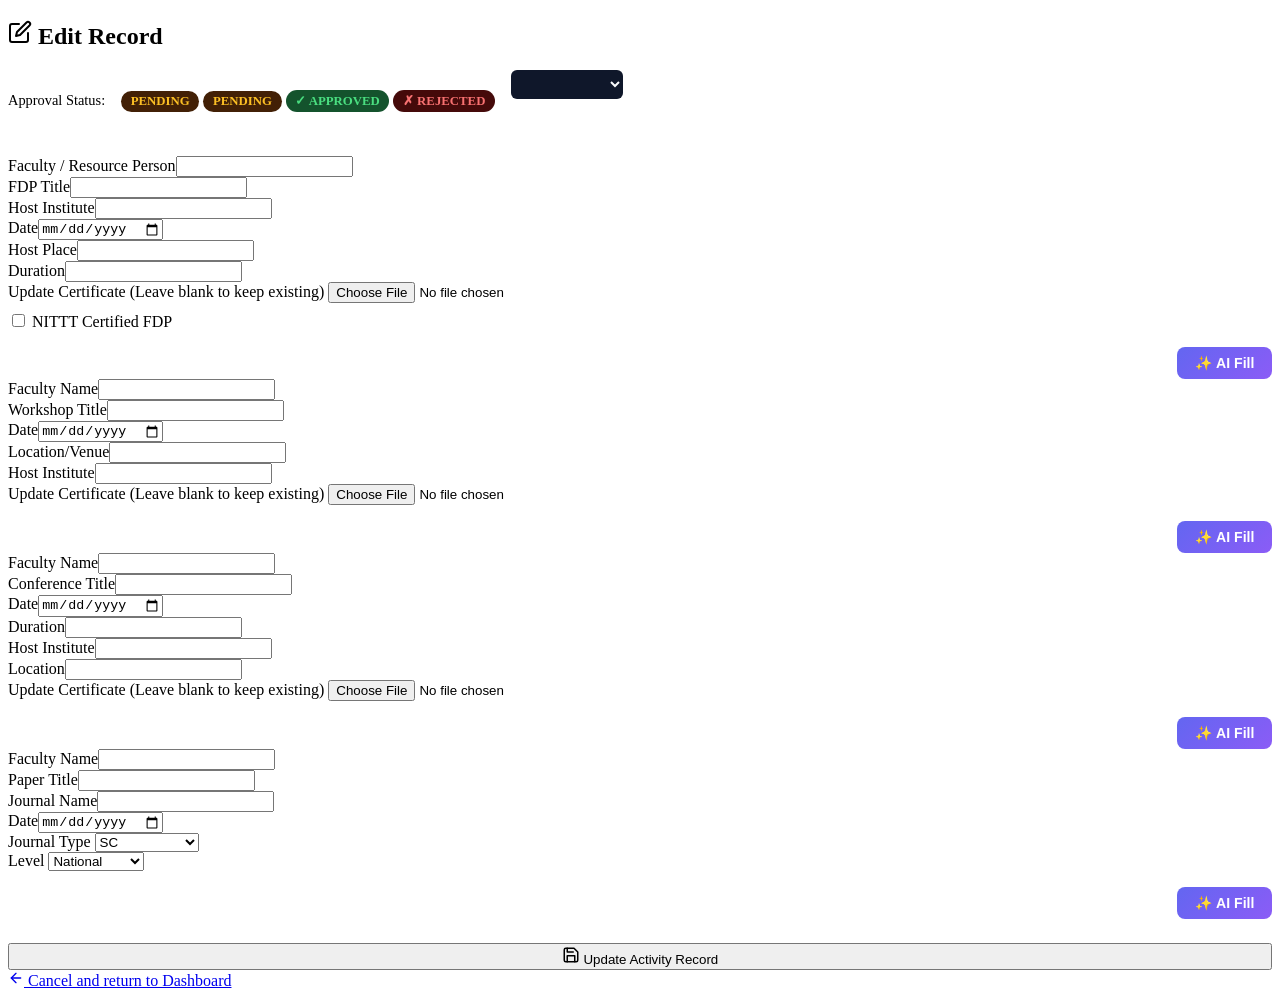
<file: src/main/resources/templates/edit_activity.html>
<!DOCTYPE html>
<html xmlns:th="http://www.thymeleaf.org">

<head>
    <title>Edit Activity</title>
    <link rel="stylesheet" th:href="@{/css/styles.css}">
    <style>
        .ai-modal-overlay { display: none; position: fixed; inset: 0; background: rgba(0,0,0,0.6); z-index: 1000; align-items: center; justify-content: center; }
        .ai-modal-overlay.open { display: flex; }
        .ai-modal { background: var(--card-bg); border: 1px solid var(--border); border-radius: 14px; padding: 2rem; width: 100%; max-width: 420px; }
        .ai-modal h3 { margin-top: 0; }
        .ai-modal-footer { display: flex; justify-content: flex-end; gap: 0.75rem; margin-top: 1.25rem; }
        .btn-ai-fill { display: inline-flex; align-items: center; gap: 0.4rem; padding: 0.5rem 1.1rem; background: linear-gradient(135deg, #6366f1, #8b5cf6); color: #fff; border: none; border-radius: 8px; font-size: 0.88rem; font-weight: 600; cursor: pointer; }
        .btn-ai-upload { background: var(--primary); color: #fff; border: none; padding: 0.55rem 1.25rem; border-radius: 8px; font-weight: 600; cursor: pointer; }
        .btn-ai-cancel { background: transparent; color: var(--text-muted); border: 1px solid var(--border); padding: 0.55rem 1.25rem; border-radius: 8px; cursor: pointer; }
        .ai-spinner { display: none; text-align: center; color: var(--text-muted); margin-top: 0.75rem; }
        .badge-pending { background: #422006; color: #fbbf24; padding: 0.2rem 0.6rem; border-radius: 99px; font-size: 0.8rem; font-weight: 600; display: inline-flex; align-items: center; gap: 0.25rem; white-space: nowrap; }
        .badge-approved { background: #14532d; color: #4ade80; padding: 0.2rem 0.6rem; border-radius: 99px; font-size: 0.8rem; font-weight: 600; display: inline-flex; align-items: center; gap: 0.25rem; white-space: nowrap; }
        .badge-rejected { background: #450a0a; color: #f87171; padding: 0.2rem 0.6rem; border-radius: 99px; font-size: 0.8rem; font-weight: 600; display: inline-flex; align-items: center; gap: 0.25rem; white-space: nowrap; }
        .status-select { font-size: 0.88rem; padding: 0.35rem 0.6rem; border-radius: 6px; background: #0f172a; color: #f8fafc; border: 1px solid var(--border); width: 100%; font-weight: 600; cursor: pointer; }
    </style>
</head>

<body>
    <div class="card edit-card">
        <h2>
            <svg xmlns="http://www.w3.org/2000/svg" width="24" height="24" viewBox="0 0 24 24" fill="none"
                stroke="currentColor" stroke-width="2" stroke-linecap="round" stroke-linejoin="round"
                style="color: var(--primary);">
                <path d="M11 4H4a2 2 0 0 0-2 2v14a2 2 0 0 0 2 2h14a2 2 0 0 0 2-2v-7"></path>
                <path d="M18.5 2.5a2.121 2.121 0 0 1 3 3L12 15l-4 1 1-4 9.5-9.5z"></path>
            </svg>
            Edit Record
            <span class="badge badge-primary" th:text="${newActivity.activityType}" style="margin-left: 0.5rem; transform: translateY(-2px);"></span>
        </h2>

        <!-- Status display -->
        <div style="margin-bottom: 1.5rem; display: flex; align-items: center; gap: 1rem; flex-wrap: wrap;">
            <span style="color: var(--text-muted); font-size: 0.9rem;">Approval Status:</span>
            <!-- Faculty view: read-only badge -->
            <div th:unless="${isHod}">
                <span th:if="${newActivity.status == null}" class="badge-pending">PENDING</span>
                <span th:if="${newActivity.status != null and newActivity.status.name() == 'PENDING'}" class="badge-pending">PENDING</span>
                <span th:if="${newActivity.status != null and newActivity.status.name() == 'APPROVED'}" class="badge-approved">✓ APPROVED</span>
                <span th:if="${newActivity.status != null and newActivity.status.name() == 'REJECTED'}" class="badge-rejected">✗ REJECTED</span>
            </div>
            <!-- HOD view: change status inline -->
            <div th:if="${isHod}">
                <form th:action="@{/updateStatus/{id}(id=${newActivity.id})}" method="post" style="display: flex; flex-direction: column; align-items: stretch; gap: 0.5rem; max-width: 200px;">
                    <select name="status" class="status-select">
                        <option th:each="s : ${approvalStatuses}" th:value="${s}" th:text="${s}" th:selected="${newActivity.status == s}"></option>
                    </select>
                    <button type="submit" style="padding: 0.3rem 0.8rem; border-radius: 6px; background: var(--primary); color:#fff; border:none; cursor:pointer; font-size: 0.85rem; width: 100%;">Update Status</button>
                </form>
            </div>
        </div>

        <form th:action="@{/save}" th:object="${newActivity}" method="post" enctype="multipart/form-data">
            <input type="hidden" th:field="*{id}">
            <input type="hidden" th:field="*{activityType}">

            <!-- FDP Section -->
            <div th:if="${newActivity.activityType == 'FDP'}">
                <div class="form-grid">
                    <div th:if="${isHod}" class="form-group"><label>Faculty / Resource Person</label><input type="text" th:field="*{facultyName}" id="edit_fdp_facultyName"></div>
                    <div class="form-group"><label>FDP Title</label><input type="text" th:field="*{title}" id="edit_fdp_title" required></div>
                    <div class="form-group"><label>Host Institute</label><input type="text" th:field="*{hostInstitute}" id="edit_fdp_hostInstitute" required></div>
                    <div class="form-group"><label>Date</label><input type="date" th:field="*{date}" id="edit_fdp_date" required></div>
                    <div class="form-group"><label>Host Place</label><input type="text" th:field="*{location}" id="edit_fdp_location" required></div>
                    <div class="form-group"><label>Duration</label><input type="text" th:field="*{duration}" id="edit_fdp_duration" required></div>
                    <div class="form-group" style="grid-column: 1 / -1;">
                        <label>Update Certificate (Leave blank to keep existing)</label>
                        <input type="file" name="certificateFile" class="file-input" accept="image/*,application/pdf">
                    </div>
                    <div class="checkbox-container" style="grid-column: 1 / -1; margin-top: 0.5rem;">
                        <input type="checkbox" id="editNittt" th:field="*{nitttCertified}" value="true">
                        <label for="editNittt" style="text-transform: none; color: var(--text-main);">NITTT Certified FDP</label>
                    </div>
                </div>
                <div style="display: flex; justify-content: flex-end; margin-top: 1rem;">
                    <button type="button" class="btn-ai-fill" onclick="openAiModal('fdp')">✨ AI Fill</button>
                </div>
            </div>

            <!-- Workshop Section -->
            <div th:if="${newActivity.activityType == 'Workshop'}">
                <div class="form-grid">
                    <div th:if="${isHod}" class="form-group"><label>Faculty Name</label><input type="text" th:field="*{facultyName}" id="edit_ws_facultyName"></div>
                    <div class="form-group"><label>Workshop Title</label><input type="text" th:field="*{title}" id="edit_ws_title" required></div>
                    <div class="form-group"><label>Date</label><input type="date" th:field="*{date}" id="edit_ws_date" required></div>
                    <div class="form-group"><label>Location/Venue</label><input type="text" th:field="*{location}" id="edit_ws_location" required></div>
                    <div class="form-group"><label>Host Institute</label><input type="text" th:field="*{hostInstitute}" id="edit_ws_hostInstitute" required></div>
                    <div class="form-group" style="grid-column: 1 / -1;">
                        <label>Update Certificate (Leave blank to keep existing)</label>
                        <input type="file" name="certificateFile" class="file-input" accept="image/*,application/pdf">
                    </div>
                </div>
                <div style="display: flex; justify-content: flex-end; margin-top: 1rem;">
                    <button type="button" class="btn-ai-fill" onclick="openAiModal('ws')">✨ AI Fill</button>
                </div>
            </div>

            <!-- Conference Section -->
            <div th:if="${newActivity.activityType == 'Conference'}">
                <div class="form-grid">
                    <div th:if="${isHod}" class="form-group"><label>Faculty Name</label><input type="text" th:field="*{facultyName}" id="edit_conf_facultyName"></div>
                    <div class="form-group"><label>Conference Title</label><input type="text" th:field="*{title}" id="edit_conf_title" required></div>

                    <div class="form-group"><label>Date</label><input type="date" th:field="*{date}" id="edit_conf_date" required></div>
                    <div class="form-group"><label>Duration</label><input type="text" th:field="*{duration}" id="edit_conf_duration" required></div>
                    <div class="form-group"><label>Host Institute</label><input type="text" th:field="*{hostInstitute}" id="edit_conf_hostInstitute" required></div>
                    <div class="form-group"><label>Location</label><input type="text" th:field="*{location}" id="edit_conf_location" required></div>
                    <div class="form-group" style="grid-column: 1 / -1;">
                        <label>Update Certificate (Leave blank to keep existing)</label>
                        <input type="file" name="certificateFile" class="file-input" accept="image/*,application/pdf">
                    </div>
                </div>
                <div style="display: flex; justify-content: flex-end; margin-top: 1rem;">
                    <button type="button" class="btn-ai-fill" onclick="openAiModal('conf')">✨ AI Fill</button>
                </div>
            </div>

            <!-- Publication Section -->
            <div th:if="${newActivity.activityType == 'Publication'}">
                <div class="form-grid">
                    <div th:if="${isHod}" class="form-group"><label>Faculty Name</label><input type="text" th:field="*{facultyName}" id="edit_pub_facultyName"></div>
                    <div class="form-group"><label>Paper Title</label><input type="text" th:field="*{title}" id="edit_pub_title" required></div>

                    <div class="form-group"><label>Journal Name</label><input type="text" th:field="*{journalName}" id="edit_pub_journalName" required></div>
                    <div class="form-group"><label>Date</label><input type="date" th:field="*{date}" id="edit_pub_date" required></div>
                    <div class="form-group"><label>Journal Type</label>
                        <select th:field="*{journalType}" id="edit_pub_journalType" required>
                            <option value="SC">SC</option>
                            <option value="Book Chapter">Book Chapter</option>
                            <option value="UGC">UGC</option>
                            <option value="Other">Other</option>
                        </select>
                    </div>
                    <div class="form-group"><label>Level</label>
                        <select th:field="*{publicationLevel}" id="edit_pub_publicationLevel" required>
                            <option value="National">National</option>
                            <option value="International">International</option>
                        </select>
                    </div>
                </div>
                <div style="display: flex; justify-content: flex-end; margin-top: 1rem;">
                    <button type="button" class="btn-ai-fill" onclick="openAiModal('pub')">✨ AI Fill</button>
                </div>
            </div>

            <button type="submit" style="width: 100%; margin-top: 1.5rem;">
                <svg xmlns="http://www.w3.org/2000/svg" width="18" height="18" viewBox="0 0 24 24" fill="none"
                    stroke="currentColor" stroke-width="2" stroke-linecap="round" stroke-linejoin="round">
                    <path d="M19 21H5a2 2 0 0 1-2-2V5a2 2 0 0 1 2-2h11l5 5v11a2 2 0 0 1-2 2z"></path>
                    <polyline points="17 21 17 13 7 13 7 21"></polyline>
                    <polyline points="7 3 7 8 15 8"></polyline>
                </svg>
                Update Activity Record
            </button>
        </form>

        <a href="/" class="back-link">
            <svg xmlns="http://www.w3.org/2000/svg" width="16" height="16" viewBox="0 0 24 24" fill="none"
                stroke="currentColor" stroke-width="2" stroke-linecap="round" stroke-linejoin="round">
                <line x1="19" y1="12" x2="5" y2="12"></line>
                <polyline points="12 19 5 12 12 5"></polyline>
            </svg>
            Cancel and return to Dashboard
        </a>
    </div>

    <!-- AI Modal -->
    <div id="aiModalOverlay" class="ai-modal-overlay" onclick="closeAiModalOnBg(event)">
        <div class="ai-modal">
            <h3>✨ AI Auto-Fill</h3>
            <p style="color: var(--text-muted); font-size: 0.9rem; margin-top:0;">Upload a certificate and AI will extract the details.</p>
            <div class="form-group" style="grid-column:1/-1;">
                <label>Certificate File</label>
                <input type="file" id="aiFileInput" accept=".png,.jpg,.jpeg,.pdf" class="file-input">
            </div>
            <div class="ai-spinner" id="aiSpinner">⏳ Analyzing certificate...</div>
            <div class="ai-modal-footer">
                <button type="button" class="btn-ai-cancel" onclick="closeAiModal()">Cancel</button>
                <button type="button" class="btn-ai-upload" onclick="submitAiFill()">✨ Extract & Fill</button>
            </div>
        </div>
    </div>

    <script>
        var currentAiFormPrefix = null;

        function openAiModal(prefix) {
            currentAiFormPrefix = prefix;
            document.getElementById('aiFileInput').value = '';
            document.getElementById('aiSpinner').style.display = 'none';
            document.getElementById('aiModalOverlay').classList.add('open');
        }
        function closeAiModal() {
            document.getElementById('aiModalOverlay').classList.remove('open');
        }
        function closeAiModalOnBg(e) {
            if (e.target === document.getElementById('aiModalOverlay')) closeAiModal();
        }
        function submitAiFill() {
            var fileInput = document.getElementById('aiFileInput');
            if (!fileInput.files || fileInput.files.length === 0) { alert('Please select a file.'); return; }
            document.getElementById('aiSpinner').style.display = 'block';
            var formData = new FormData();
            formData.append('file', fileInput.files[0]);
            formData.append('type', currentAiFormPrefix);

            fetch('/ai/extract', { method: 'POST', body: formData })
                .then(function(r) { 
                    return r.json().then(function(data) {
                        if (!r.ok) throw new Error(data.error || 'Server error');
                        return data;
                    });
                })
                .then(function(data) {
                    document.getElementById('aiSpinner').style.display = 'none';
                    autoFillForm(data);
                    closeAiModal();
                })
                .catch(function(err) {
                    document.getElementById('aiSpinner').style.display = 'none';
                    closeAiModal();
                    alert('AI could not process the document: ' + err.message);
                });
        }
        function autoFillForm(data) {
            var p = currentAiFormPrefix;
            var fieldMap = {
                'fdp':  { facultyName: 'edit_fdp_facultyName', eventName: 'edit_fdp_title', startDate: 'edit_fdp_date', duration: 'edit_fdp_duration', isNittt: 'editNittt', hostInstitute: 'edit_fdp_hostInstitute', location: 'edit_fdp_location' },
                'ws':   { facultyName: 'edit_ws_facultyName',  eventName: 'edit_ws_title',  startDate: 'edit_ws_date', hostInstitute: 'edit_ws_hostInstitute', location: 'edit_ws_location' },
                'conf': { facultyName: 'edit_conf_facultyName', eventName: 'edit_conf_title', startDate: 'edit_conf_date', duration: 'edit_conf_duration', hostInstitute: 'edit_conf_hostInstitute', location: 'edit_conf_location' },
                'pub':  { facultyName: 'edit_pub_facultyName', eventName: 'edit_pub_title', startDate: 'edit_pub_date', journalName: 'edit_pub_journalName', journalType: 'edit_pub_journalType', publicationLevel: 'edit_pub_publicationLevel' }
            };
            var map = fieldMap[p];
            if (!map) return;
            if (data.facultyName && map.facultyName) setVal(map.facultyName, data.facultyName);
            if (data.eventName   && map.eventName)   setVal(map.eventName,   data.eventName);
            if (data.startDate   && map.startDate)   setVal(map.startDate,   toInputDate(data.startDate));
            if (data.duration    && map.duration)    setVal(map.duration,    data.duration);
            if (data.hostInstitute && map.hostInstitute) setVal(map.hostInstitute, data.hostInstitute);
            if (data.location      && map.location)      setVal(map.location,      data.location);
            if (data.journalName   && map.journalName)   setVal(map.journalName,   data.journalName);
            if (data.journalType   && map.journalType)   setVal(map.journalType,   data.journalType);
            if (data.publicationLevel && map.publicationLevel) setVal(map.publicationLevel, data.publicationLevel);
            if (data.isNittt !== undefined && data.isNittt !== null && map.isNittt) {
                var cb = document.getElementById(map.isNittt);
                if (cb) cb.checked = (data.isNittt === true || data.isNittt === 'true');
            }
        }
        function setVal(id, value) { var el = document.getElementById(id); if (el) el.value = value; }
        function toInputDate(dateStr) {
            if (!dateStr) return '';
            var parts = dateStr.match(/^(\d{1,2})[\/\-](\d{1,2})[\/\-](\d{4})$/);
            if (parts) {
                var d = parts[1].padStart(2, '0');
                var m = parts[2].padStart(2, '0');
                var y = parts[3];
                if (parseInt(m) > 12 && parseInt(d) <= 12) { return y + '-' + d + '-' + m; }
                return y + '-' + m + '-' + d;
            }
            try { var obj = new Date(dateStr); if (!isNaN(obj)) return obj.toISOString().substring(0,10); } catch(e) {}
            return dateStr;
        }
    </script>
</body>

</html>
</file>
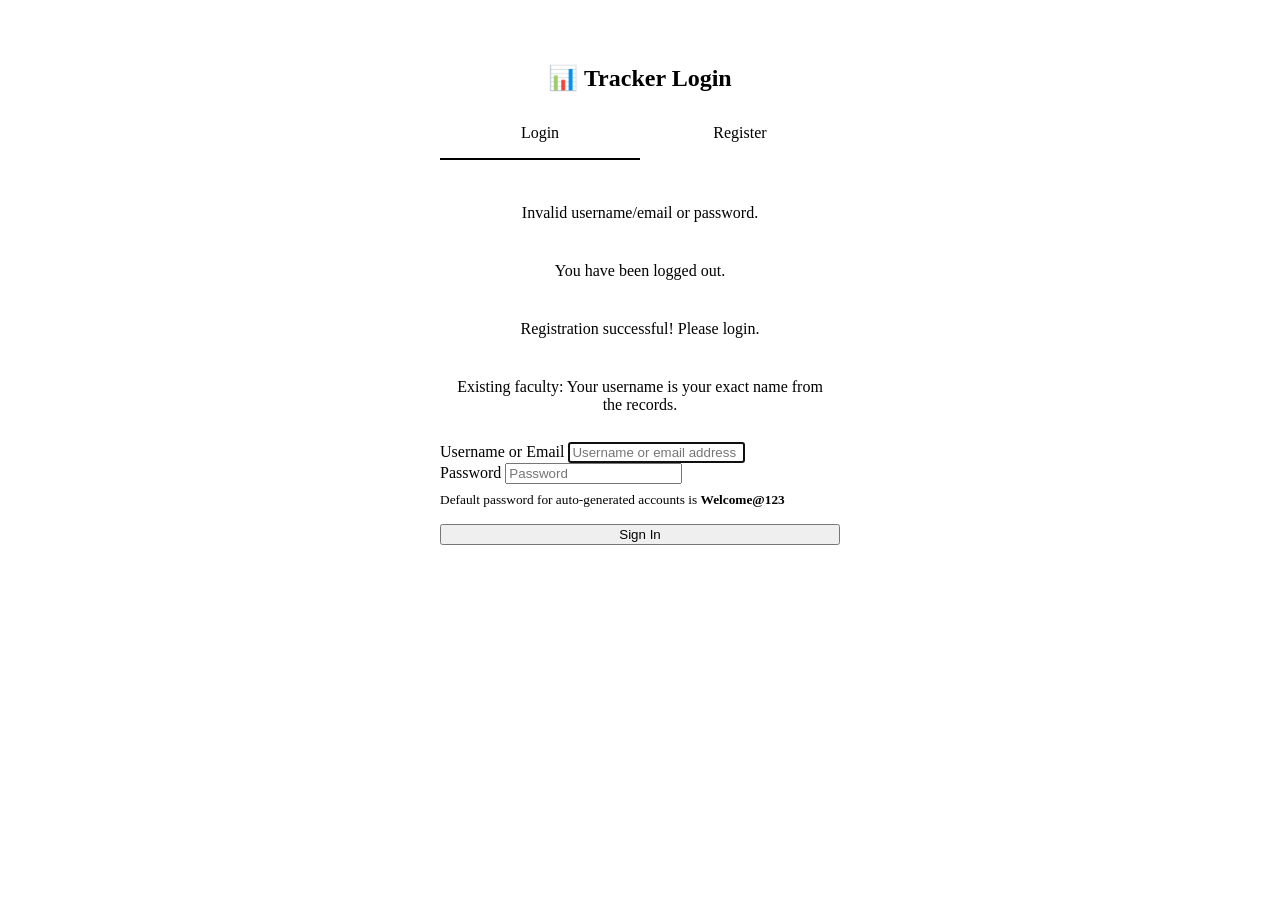
<file: src/main/resources/templates/login.html>
<!DOCTYPE html>
<html xmlns:th="http://www.thymeleaf.org">

<head>
    <title>Login - Academic Tracking Dashboard</title>
    <link rel="stylesheet" th:href="@{/css/styles.css}">
    <style>
        .auth-container {
            max-width: 400px;
            margin: 4rem auto;
        }
        .auth-tabs {
            display: flex;
            margin-bottom: 2rem;
            border-bottom: 1px solid var(--border);
        }
        .auth-tab {
            flex: 1;
            padding: 1rem;
            text-align: center;
            font-weight: 500;
            color: var(--text-muted);
            cursor: pointer;
            border-bottom: 2px solid transparent;
            text-decoration: none;
        }
        .auth-tab.active {
            color: var(--primary);
            border-bottom-color: var(--primary);
        }
    </style>
</head>

<body>
    <div class="container auth-container">
        <h2 style="text-align: center; margin-bottom: 1rem;">
            📊 Tracker Login
        </h2>
        
        <div class="auth-tabs">
            <a href="/login" class="auth-tab active">Login</a>
            <a href="/register" class="auth-tab">Register</a>
        </div>

        <div class="card">
            <div th:if="${param.error}" class="badge badge-red" style="display: block; text-align: center; margin-bottom: 1rem; padding: 0.75rem;">
                Invalid username/email or password.
            </div>
            <div th:if="${param.logout}" class="badge badge-green" style="display: block; text-align: center; margin-bottom: 1rem; padding: 0.75rem;">
                You have been logged out.
            </div>
            <div th:if="${param.registered}" class="badge badge-green" style="display: block; text-align: center; margin-bottom: 1rem; padding: 0.75rem;">
                Registration successful! Please login.
            </div>
            <div th:if="${param.firstlogin}" class="badge badge-yellow" style="display: block; text-align: center; margin-bottom: 1rem; padding: 0.75rem;">
                Existing faculty: Your username is your exact name from the records.
            </div>

            <form th:action="@{/login}" method="post">
                <div class="form-group" style="grid-column: 1 / -1;">
                    <label for="username">Username or Email</label>
                    <input type="text" id="username" name="username" placeholder="Username or email address" autofocus required>
                </div>
                
                <div class="form-group" style="grid-column: 1 / -1;">
                    <label for="password">Password</label>
                    <input type="password" id="password" name="password" placeholder="Password" required>
                    <small style="color: var(--text-muted); display: block; margin-top: 0.5rem;">Default password for auto-generated accounts is <b>Welcome@123</b></small>
                </div>

                <button type="submit" style="width: 100%; margin-top: 1rem;">Sign In</button>
            </form>
        </div>
    </div>
</body>

</html>
</file>
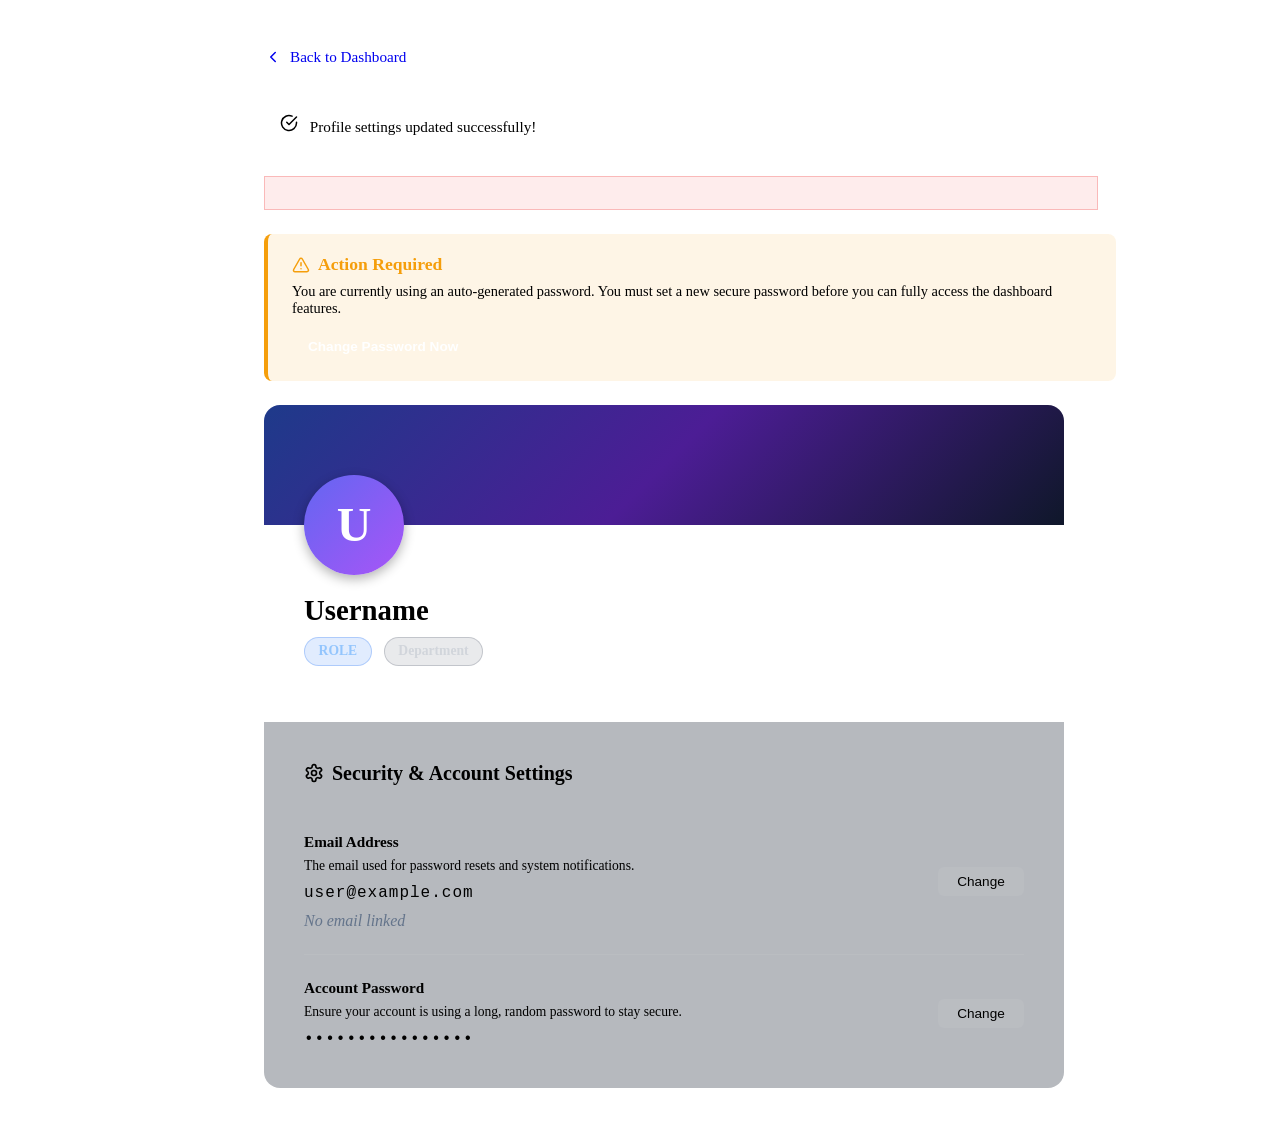
<file: src/main/resources/templates/profile.html>
<!DOCTYPE html>
<html xmlns:th="http://www.thymeleaf.org">

<head>
    <title>Profile - Academic Tracking Dashboard</title>
    <link rel="stylesheet" th:href="@{/css/styles.css}">
    <style>
        .profile-container {
            max-width: 800px;
            margin: 3rem auto;
            animation: fadeIn 0.4s ease-out;
        }

        .profile-header {
            display: flex;
            align-items: center;
            justify-content: space-between;
            margin-bottom: 2rem;
        }

        .profile-card {
            background: var(--card-bg);
            border-radius: 16px;
            border: 1px solid var(--border);
            box-shadow: var(--shadow-lg);
            overflow: hidden;
        }

        .profile-cover {
            height: 120px;
            background: linear-gradient(135deg, #1e3a8a, #4c1d95, #0f172a);
            position: relative;
        }

        .profile-user-info {
            padding: 0 2.5rem 2.5rem 2.5rem;
            position: relative;
        }

        .avatar-circle {
            width: 100px;
            height: 100px;
            border-radius: 50%;
            background: linear-gradient(135deg, #6366f1, #a855f7);
            color: white;
            display: flex;
            align-items: center;
            justify-content: center;
            font-size: 3rem;
            font-weight: 700;
            border: 4px solid var(--card-bg);
            margin-top: -50px;
            box-shadow: 0 4px 12px rgba(0,0,0,0.3);
            margin-bottom: 1.2rem;
        }

        .user-name { font-size: 1.8rem; font-weight: 700; margin-bottom: 0.6rem; color: var(--text-main); }
        .user-roles { display: flex; gap: 0.75rem; align-items: center; flex-wrap: wrap; margin-bottom: 1rem; }
        
        .badge-role { background: rgba(59, 130, 246, 0.15); color: #93c5fd; padding: 0.35rem 0.85rem; border-radius: 99px; font-size: 0.85rem; font-weight: 600; border: 1px solid rgba(59, 130, 246, 0.3); }
        .badge-dept { background: rgba(107, 114, 128, 0.15); color: #d1d5db; padding: 0.35rem 0.85rem; border-radius: 99px; font-size: 0.85rem; font-weight: 600; border: 1px solid rgba(107, 114, 128, 0.3); }

        .settings-section {
            border-top: 1px solid var(--border);
            padding: 2.5rem;
            background: rgba(15, 23, 42, 0.3);
        }
        .settings-title { font-size: 1.25rem; font-weight: 600; margin-bottom: 1.5rem; color: var(--text-main); display: flex; align-items: center; gap: 0.5rem; }

        .setting-row {
            display: flex;
            align-items: center;
            justify-content: space-between;
            padding: 1.5rem 0;
            border-bottom: 1px solid rgba(255,255,255,0.05);
        }
        .setting-row:first-of-type { padding-top: 0.5rem; }
        .setting-row:last-child { border-bottom: none; padding-bottom: 0; }

        .setting-info { flex: 1; padding-right: 2rem; }
        .setting-label { font-size: 0.95rem; font-weight: 600; color: var(--text-main); margin-bottom: 0.3rem; display: block; }
        .setting-desc { font-size: 0.85rem; color: var(--text-muted); line-height: 1.4; }
        .setting-value { font-size: 1rem; color: var(--text-light); font-weight: 500; font-family: monospace; letter-spacing: 1px; margin-top: 0.6rem; display: block; }
        .setting-value.empty { font-family: inherit; font-style: italic; color: #64748b; letter-spacing: normal; }

        .btn-edit { background: rgba(255, 255, 255, 0.05); color: var(--text-main); border: 1px solid var(--border); padding: 0.45rem 1.2rem; border-radius: 6px; font-size: 0.85rem; font-weight: 500; cursor: pointer; transition: all 0.2s; white-space: nowrap; }
        .btn-edit:hover { background: rgba(255, 255, 255, 0.1); border-color: #64748b; }

        /* Modal Styles */
        .modal-overlay { display: none; position: fixed; inset: 0; background: rgba(0,0,0,0.7); backdrop-filter: blur(4px); z-index: 1000; align-items: center; justify-content: center; animation: fadeIn 0.2s ease; }
        .modal-overlay.open { display: flex; }
        .modal-card { background: var(--card-bg); border: 1px solid var(--border); border-radius: 12px; padding: 2rem; width: 100%; max-width: 420px; box-shadow: 0 20px 25px -5px rgba(0, 0, 0, 0.5); }
        .modal-card h3 { margin-top: 0; display: flex; align-items: center; gap: 0.5rem; color: var(--text-main); margin-bottom: 0.5rem; }
        .modal-footer { display: flex; justify-content: flex-end; gap: 0.75rem; margin-top: 1.75rem; }
        
        .btn-save { background: var(--primary); color: white; border: none; padding: 0.6rem 1.25rem; border-radius: 6px; font-weight: 600; cursor: pointer; transition: all 0.2s; }
        .btn-save:hover { background: var(--primary-hover); }
        .btn-cancel { background: transparent; color: var(--text-muted); border: 1px solid var(--border); padding: 0.6rem 1.25rem; border-radius: 6px; cursor: pointer; transition: all 0.2s; }
        .btn-cancel:hover { background: rgba(255,255,255,0.05); color: var(--text-main); }
    </style>
</head>

<body>
    <div style="padding: 0 1.5rem; width: 100%;">
        <div class="profile-container" th:if="${user != null}">
            
            <div class="profile-header">
                <a href="/" class="btn-clear" style="font-size: 0.95rem; text-decoration: none; display: flex; align-items: center; gap: 0.5rem;">
                    <svg xmlns="http://www.w3.org/2000/svg" width="18" height="18" viewBox="0 0 24 24" fill="none" stroke="currentColor" stroke-width="2" stroke-linecap="round" stroke-linejoin="round"><path d="m15 18-6-6 6-6"/></svg>
                    Back to Dashboard
                </a>
            </div>

            <div th:if="${param.success}" class="badge badge-success" style="width: 100%; margin-bottom: 1.5rem; padding: 1rem; font-size: 0.95rem; justify-content: center;">
                <svg xmlns="http://www.w3.org/2000/svg" width="18" height="18" viewBox="0 0 24 24" fill="none" stroke="currentColor" stroke-width="2" stroke-linecap="round" stroke-linejoin="round" style="margin-right:0.5rem;"><path d="M22 11.08V12a10 10 0 1 1-5.93-9.14"></path><polyline points="22 4 12 14.01 9 11.01"></polyline></svg>
                Profile settings updated successfully!
            </div>

            <div th:if="${error}" class="badge badge-red" style="width: 100%; margin-bottom: 1.5rem; padding: 1rem; font-size: 0.95rem; justify-content: center; background: rgba(239, 68, 68, 0.1); color: #f87171; border: 1px solid rgba(239, 68, 68, 0.3);" th:text="${error}">
            </div>

            <div th:if="${user.mustChangePassword}" style="width: 100%; margin-bottom: 1.5rem; padding: 1.25rem 1.5rem; background: rgba(245, 158, 11, 0.1); border-left: 4px solid #f59e0b; border-radius: 8px;">
                <h3 style="color: #f59e0b; margin-top: 0; margin-bottom: 0.5rem; display: flex; align-items: center; gap: 0.5rem; font-size: 1.1rem;">
                    <svg xmlns="http://www.w3.org/2000/svg" width="18" height="18" viewBox="0 0 24 24" fill="none" stroke="currentColor" stroke-width="2" stroke-linecap="round" stroke-linejoin="round"><path d="m21.73 18-8-14a2 2 0 0 0-3.48 0l-8 14A2 2 0 0 0 4 21h16a2 2 0 0 0 1.73-3Z"></path><line x1="12" y1="9" x2="12" y2="13"></line><line x1="12" y1="17" x2="12.01" y2="17"></line></svg>
                    Action Required
                </h3>
                <p style="color: var(--text-light); margin: 0; font-size: 0.9rem;">
                    You are currently using an auto-generated password. You must set a new secure password before you can fully access the dashboard features.
                </p>
                <button class="btn-save" style="margin-top: 1rem; padding: 0.4rem 1rem; font-size: 0.85rem;" onclick="openModal('passwordModal')">Change Password Now</button>
            </div>

            <div class="profile-card">
                <div class="profile-cover"></div>
                <div class="profile-user-info">
                    <div class="avatar-circle" th:text="${#strings.substring(user.username,0,1).toUpperCase()}">U</div>
                    <div class="user-name" th:text="${user.username}">Username</div>
                    <div class="user-roles">
                        <span class="badge-role" th:text="${user.role}">ROLE</span>
                        <span class="badge-dept" th:text="${user.department}">Department</span>
                    </div>
                </div>

                <div class="settings-section">
                    <div class="settings-title">
                        <svg xmlns="http://www.w3.org/2000/svg" width="20" height="20" viewBox="0 0 24 24" fill="none" stroke="currentColor" stroke-width="2" stroke-linecap="round" stroke-linejoin="round" style="color: var(--primary);"><path d="M12.22 2h-.44a2 2 0 0 0-2 2v.18a2 2 0 0 1-1 1.73l-.43.25a2 2 0 0 1-2 0l-.15-.08a2 2 0 0 0-2.73.73l-.22.38a2 2 0 0 0 .73 2.73l.15.1a2 2 0 0 1 1 1.72v.51a2 2 0 0 1-1 1.74l-.15.09a2 2 0 0 0-.73 2.73l.22.38a2 2 0 0 0 2.73.73l.15-.08a2 2 0 0 1 2 0l.43.25a2 2 0 0 1 1 1.73V20a2 2 0 0 0 2 2h.44a2 2 0 0 0 2-2v-.18a2 2 0 0 1 1-1.73l.43-.25a2 2 0 0 1 2 0l.15.08a2 2 0 0 0 2.73-.73l.22-.39a2 2 0 0 0-.73-2.73l-.15-.08a2 2 0 0 1-1-1.74v-.5a2 2 0 0 1 1-1.74l.15-.09a2 2 0 0 0 .73-2.73l-.22-.38a2 2 0 0 0-2.73-.73l-.15.08a2 2 0 0 1-2 0l-.43-.25a2 2 0 0 1-1-1.73V4a2 2 0 0 0-2-2z"></path><circle cx="12" cy="12" r="3"></circle></svg>
                        Security & Account Settings
                    </div>

                    <div class="setting-row">
                        <div class="setting-info">
                            <span class="setting-label">Email Address</span>
                            <span class="setting-desc">The email used for password resets and system notifications.</span>
                            <span class="setting-value" th:if="${user.email != null and !user.email.isEmpty()}" th:text="${user.email}">user@example.com</span>
                            <span class="setting-value empty" th:if="${user.email == null or user.email.isEmpty()}">No email linked</span>
                        </div>
                        <button class="btn-edit" onclick="openModal('emailModal')">Change</button>
                    </div>

                    <div class="setting-row">
                        <div class="setting-info">
                            <span class="setting-label">Account Password</span>
                            <span class="setting-desc">Ensure your account is using a long, random password to stay secure.</span>
                            <span class="setting-value">••••••••••••••••</span>
                        </div>
                        <button class="btn-edit" onclick="openModal('passwordModal')" th:style="${user.mustChangePassword ? 'border-color: #f59e0b; color: #f59e0b;' : ''}" th:text="${user.mustChangePassword ? 'Action Required' : 'Change'}">Change</button>
                    </div>
                </div>
            </div>
        </div>
    </div>

    <!-- Email Modal -->
    <div id="emailModal" class="modal-overlay" onclick="closeModalOnBg(event, 'emailModal')">
        <div class="modal-card">
            <h3>
                <svg xmlns="http://www.w3.org/2000/svg" width="20" height="20" viewBox="0 0 24 24" fill="none" stroke="currentColor" stroke-width="2" stroke-linecap="round" stroke-linejoin="round" style="color: var(--primary);"><path d="M4 4h16c1.1 0 2 .9 2 2v12c0 1.1-.9 2-2 2H4c-1.1 0-2-.9-2-2V6c0-1.1.9-2 2-2z"></path><polyline points="22,6 12,13 2,6"></polyline></svg>
                Update Email Address
            </h3>
            <p style="color: var(--text-muted); font-size: 0.85rem; margin-bottom: 1.5rem;">Enter a new email address for your account. This will be used for notifications and recovery.</p>
            <form th:action="@{/profile/update}" method="post">
                <div class="form-group">
                    <label>New Email Address</label>
                    <input type="email" name="email" th:value="${user.email}" placeholder="your.email@example.com" required>
                </div>
                <div class="modal-footer">
                    <button type="button" class="btn-cancel" onclick="closeModal('emailModal')">Cancel</button>
                    <button type="submit" class="btn-save">Save Email</button>
                </div>
            </form>
        </div>
    </div>

    <!-- Password Modal -->
    <div id="passwordModal" class="modal-overlay" th:classappend="${user.mustChangePassword ? 'open mandatory' : ''}" onclick="closeModalOnBg(event, 'passwordModal')">
        <div class="modal-card">
            <h3>
                <svg xmlns="http://www.w3.org/2000/svg" width="20" height="20" viewBox="0 0 24 24" fill="none" stroke="currentColor" stroke-width="2" stroke-linecap="round" stroke-linejoin="round" style="color: var(--primary);"><rect x="3" y="11" width="18" height="11" rx="2" ry="2"></rect><path d="M7 11V7a5 5 0 0 1 10 0v4"></path></svg>
                Update Password
            </h3>
            <p style="color: var(--text-muted); font-size: 0.85rem; margin-bottom: 1.5rem;">Create a strong password to keep your account secure.</p>
            <form th:action="@{/profile/update}" method="post">
                <div class="form-group">
                    <label>New Password</label>
                    <input type="password" name="password" placeholder="Enter new password" required minlength="6">
                </div>
                <div class="modal-footer">
                    <button type="button" class="btn-cancel" onclick="closeModal('passwordModal')" th:if="${!user.mustChangePassword}">Cancel</button>
                    <button type="submit" class="btn-save">Save Password</button>
                </div>
            </form>
        </div>
    </div>

    <script>
        function openModal(id) {
            document.getElementById(id).classList.add('open');
            setTimeout(() => {
                const input = document.getElementById(id).querySelector('input');
                if (input) input.focus();
            }, 100);
        }
        function closeModal(id) { 
            document.getElementById(id).classList.remove('open'); 
        }
        function closeModalOnBg(e, id) {
            const isMandatory = document.getElementById(id).classList.contains('mandatory');
            if (!isMandatory && e.target === document.getElementById(id)) {
                closeModal(id);
            }
        }
    </script>
</body>
</html>
</file>
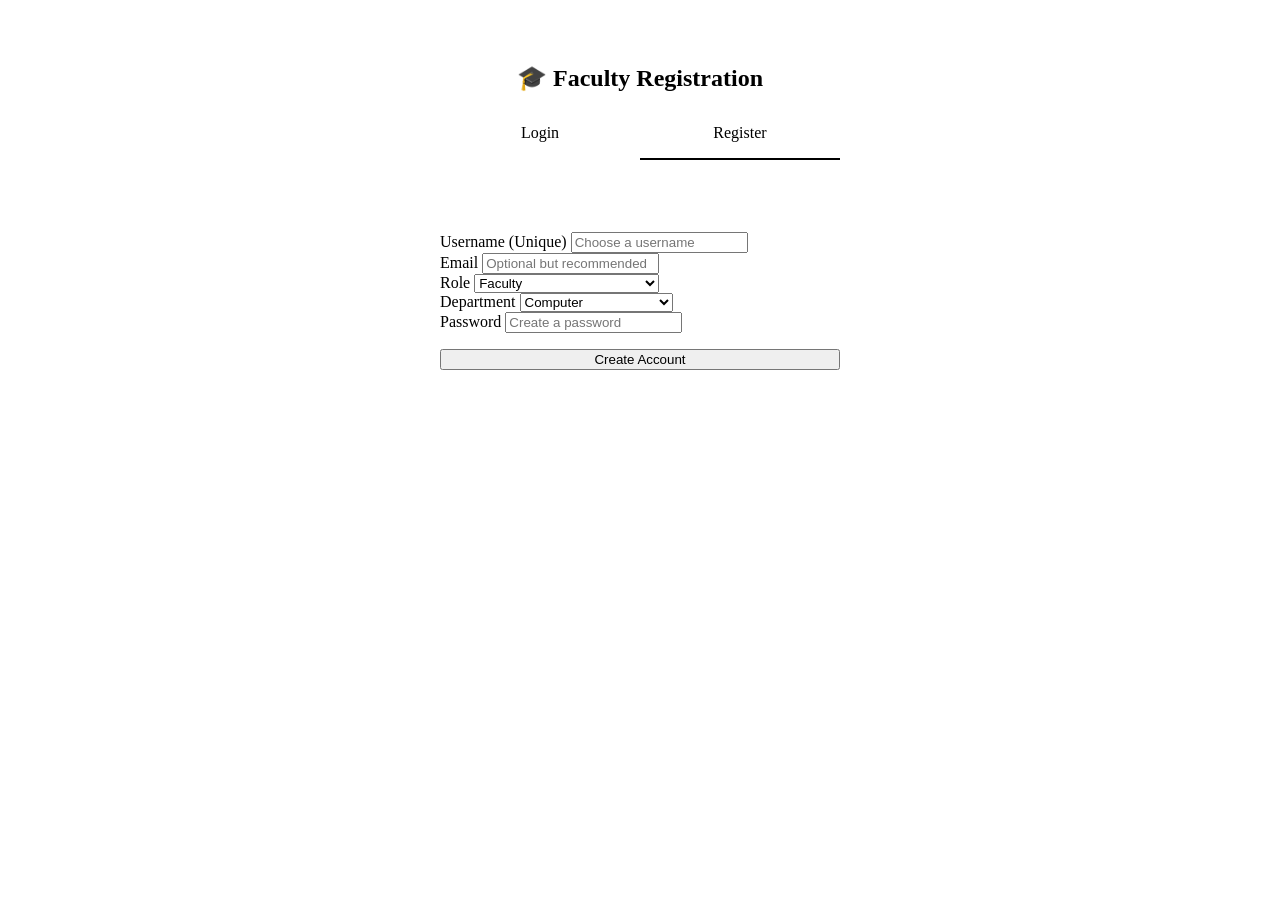
<file: src/main/resources/templates/register.html>
<!DOCTYPE html>
<html xmlns:th="http://www.thymeleaf.org">

<head>
    <title>Register - Academic Tracking Dashboard</title>
    <link rel="stylesheet" th:href="@{/css/styles.css}">
    <style>
        .auth-container {
            max-width: 400px;
            margin: 4rem auto;
        }
        .auth-tabs {
            display: flex;
            margin-bottom: 2rem;
            border-bottom: 1px solid var(--border);
        }
        .auth-tab {
            flex: 1;
            padding: 1rem;
            text-align: center;
            font-weight: 500;
            color: var(--text-muted);
            cursor: pointer;
            border-bottom: 2px solid transparent;
            text-decoration: none;
        }
        .auth-tab.active {
            color: var(--primary);
            border-bottom-color: var(--primary);
        }
    </style>
</head>

<body>
    <div class="container auth-container">
        <h2 style="text-align: center; margin-bottom: 1rem;">
            🎓 Faculty Registration
        </h2>
        
        <div class="auth-tabs">
            <a href="/login" class="auth-tab">Login</a>
            <a href="/register" class="auth-tab active">Register</a>
        </div>

        <div class="card">
            <div th:if="${error}" class="badge badge-red" style="display: block; text-align: center; margin-bottom: 1rem; padding: 0.75rem;" th:text="${error}">
            </div>

            <form th:action="@{/register}" method="post">
                <div class="form-group" style="grid-column: 1 / -1;">
                    <label for="username">Username (Unique)</label>
                    <input type="text" id="username" name="username" placeholder="Choose a username" required>
                </div>

                <div class="form-group" style="grid-column: 1 / -1;">
                    <label for="email">Email</label>
                    <input type="email" id="email" name="email" placeholder="Optional but recommended">
                </div>
                
                <div class="form-group" style="grid-column: 1 / -1;">
                    <label for="roleType">Role</label>
                    <select id="roleType" name="roleType" required>
                        <option value="FACULTY">Faculty</option>
                        <option value="HOD">Head of Department (HOD)</option>
                    </select>
                </div>
                
                <div class="form-group" style="grid-column: 1 / -1;">
                    <label for="department">Department</label>
                    <select id="department" name="department" required>
                        <option value="Computer">Computer</option>
                        <option value="Electronics">Electronics</option>
                        <option value="Mechanical">Mechanical</option>
                        <option value="Civil">Civil</option>
                        <option value="IT">IT</option>
                        <option value="Science & Humanities">Science & Humanities</option>
                    </select>
                </div>

                <div class="form-group" style="grid-column: 1 / -1;">
                    <label for="password">Password</label>
                    <input type="password" id="password" name="password" placeholder="Create a password" required>
                </div>

                <button type="submit" style="width: 100%; margin-top: 1rem;">Create Account</button>
            </form>
        </div>
    </div>
</body>

</html>
</file>
